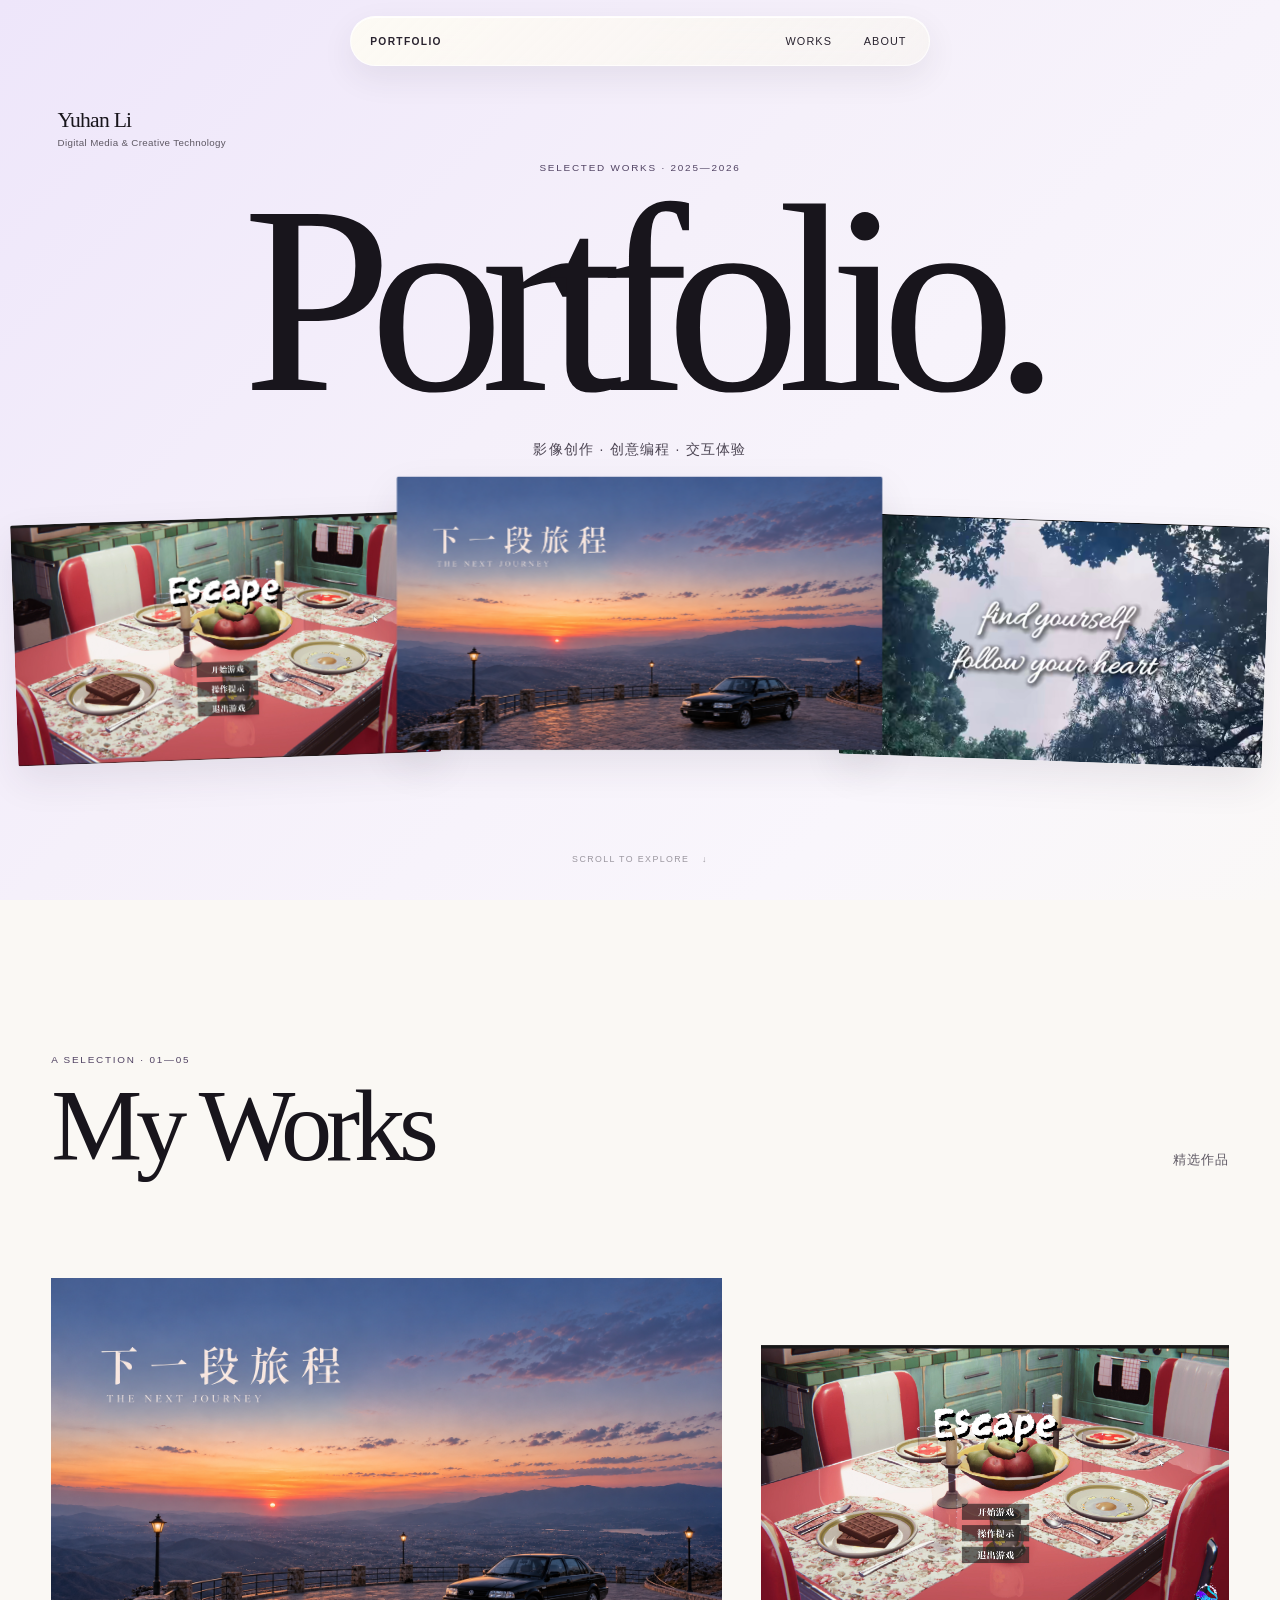
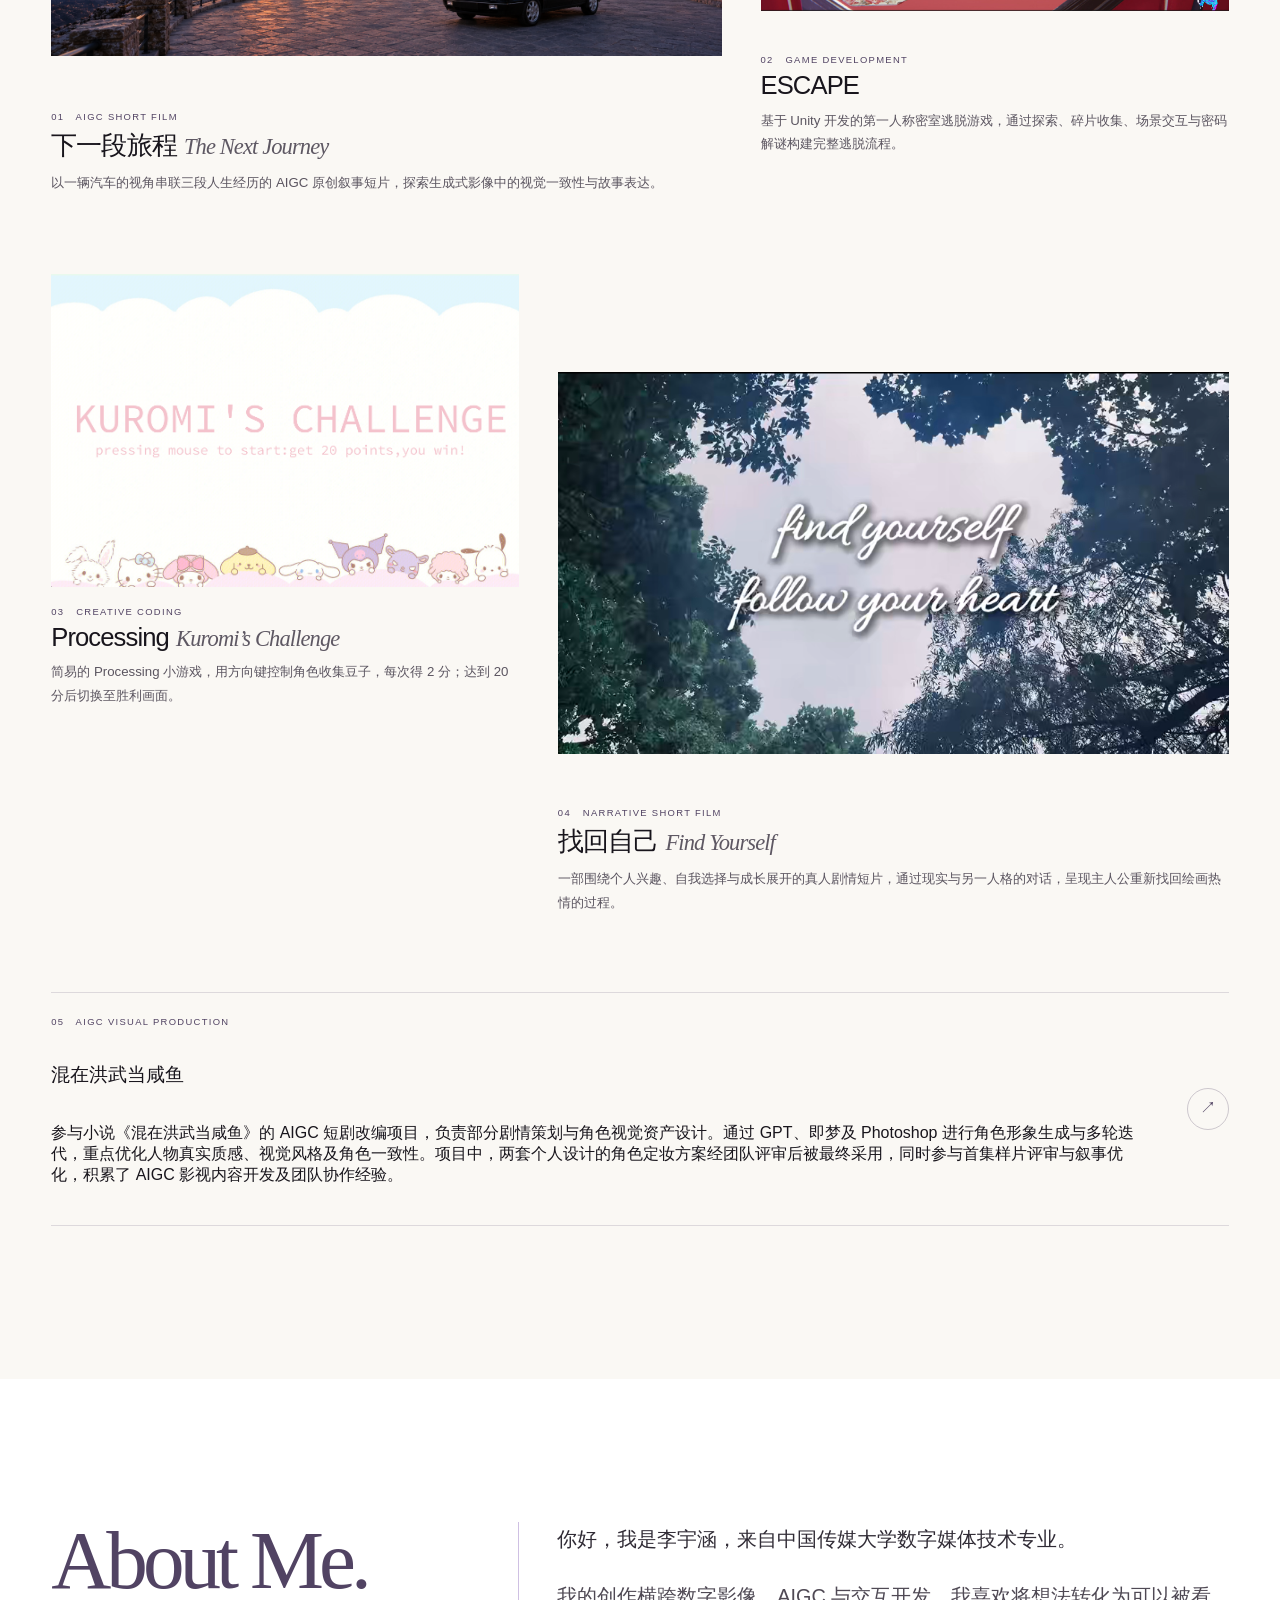
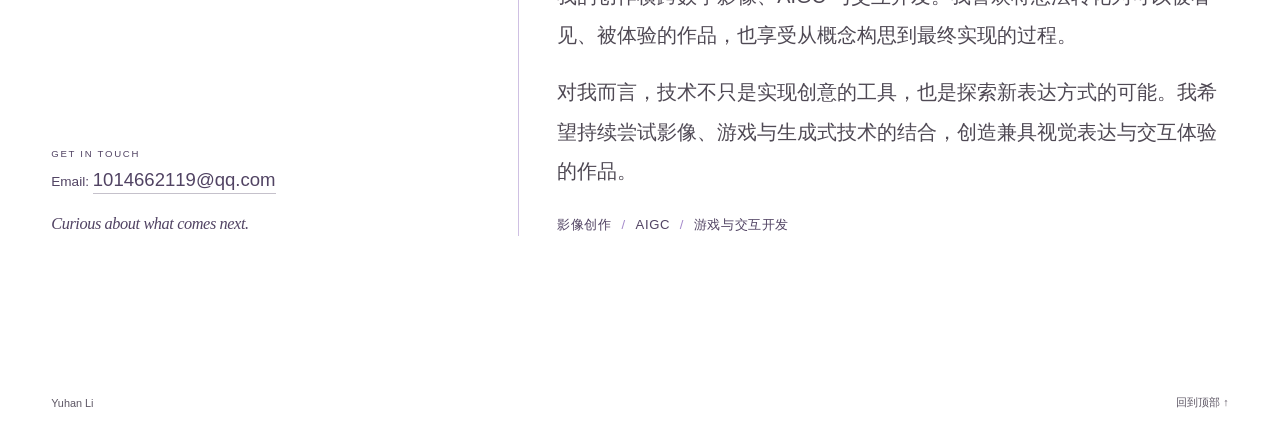
<file: index.html>
<!doctype html>
<html lang="zh-CN">
  <head>
    <meta charset="utf-8" />
    <meta name="viewport" content="width=device-width,initial-scale=1" />
    <meta name="theme-color" content="#eee6fa" />
    <meta name="description" content="Yuhan Li 的个人作品集：视觉叙事、创意编程与交互体验。" />
    <title>Yuhan Li — Portfolio</title>
    <link rel="stylesheet" href="styles.css" />
    <link rel="stylesheet" href="portfolio-home.css" />
  </head>
  <body class="portfolio-home">
    <a class="skip" href="#works">跳到精选作品</a>
    <header class="glass-nav home-nav" id="home-nav">
      <a class="home-wordmark" href="#top">PORTFOLIO</a>
      <nav aria-label="首页导航">
        <a href="#works">WORKS</a>
        <a href="#about">ABOUT</a>
      </nav>
    </header>

    <main id="top">
      <section class="home-hero" aria-labelledby="portfolio-title">
        <div class="home-signature">
          <span>Yuhan Li</span>
          <small>Digital Media &amp; Creative Technology</small>
        </div>

        <div class="hero-center">
          <p class="hero-overline">SELECTED WORKS · 2025—2026</p>
          <h1 id="portfolio-title">Portfolio.</h1>
          <p class="hero-description">影像创作 · 创意编程 · 交互体验</p>
          <div class="hero-collage" id="hero-collage" aria-label="代表作品封面"></div>
        </div>
        <a class="hero-scroll" href="#works"><span>SCROLL TO EXPLORE</span><span aria-hidden="true">↓</span></a>
      </section>

      <section class="home-works" id="works" aria-labelledby="works-title">
        <div class="home-shell">
          <header class="works-heading">
            <div>
              <p class="section-overline">A SELECTION · 01—05</p>
              <h2 id="works-title">My Works</h2>
            </div>
            <p>精选作品</p>
          </header>
          <div class="works-grid" id="works-grid"></div>
        </div>
      </section>

      <section class="home-about" id="about" aria-labelledby="about-title">
        <div class="home-shell about-layout">
          <header>
            <h2 id="about-title">About Me.</h2>
            <div class="about-contact" id="about-contact">
              <p class="contact-label">GET IN TOUCH</p>
              <p class="contact-email">Email: <a href="mailto:1014662119@qq.com">1014662119@qq.com</a></p>
              <p class="about-en">Curious about what comes next.</p>
            </div>
          </header>
          <div class="about-copy">
            <div class="about-intro">
              <p>你好，我是李宇涵，来自中国传媒大学数字媒体技术专业。</p>
              <p>我的创作横跨数字影像、AIGC 与交互开发。我喜欢将想法转化为可以被看见、被体验的作品，也享受从概念构思到最终实现的过程。</p>
              <p>对我而言，技术不只是实现创意的工具，也是探索新表达方式的可能。我希望持续尝试影像、游戏与生成式技术的结合，创造兼具视觉表达与交互体验的作品。</p>
            </div>
            <p class="about-directions">影像创作 <span>/</span> AIGC <span>/</span> 游戏与交互开发</p>
          </div>
        </div>
      </section>
    </main>

    <footer class="home-footer">
      <span>Yuhan Li</span>
      <a href="#top" aria-label="回到页面顶部">回到顶部 ↑</a>
    </footer>

    <dialog class="work-dialog" id="hongwu-dialog" aria-labelledby="hongwu-title">
      <div class="dialog-surface">
        <button class="glass-btn dialog-close" type="button" data-close-dialog aria-label="关闭项目介绍">×</button>
        <p class="dialog-category">AIGC VISUAL PRODUCTION</p>
        <h2 id="hongwu-title">混在洪武当咸鱼</h2>
        <div class="dialog-copy">
          <p>参与小说《混在洪武当咸鱼》的 AIGC 短剧改编项目，负责部分剧情策划与角色视觉资产设计。通过 GPT、即梦及 Photoshop 进行角色形象生成与多轮迭代，重点优化人物真实质感、视觉风格及角色一致性。</p>
          <p>项目中，两套个人设计的角色定妆方案经团队评审后被最终采用，同时参与首集样片评审与叙事优化，积累了 AIGC 影视内容开发及团队协作经验。</p>
        </div>
        <p class="dialog-disclaimer">项目内容暂不公开展示。</p>
      </div>
    </dialog>

    <script src="portfolio-home.js" defer></script>
  </body>
</html>
</file>
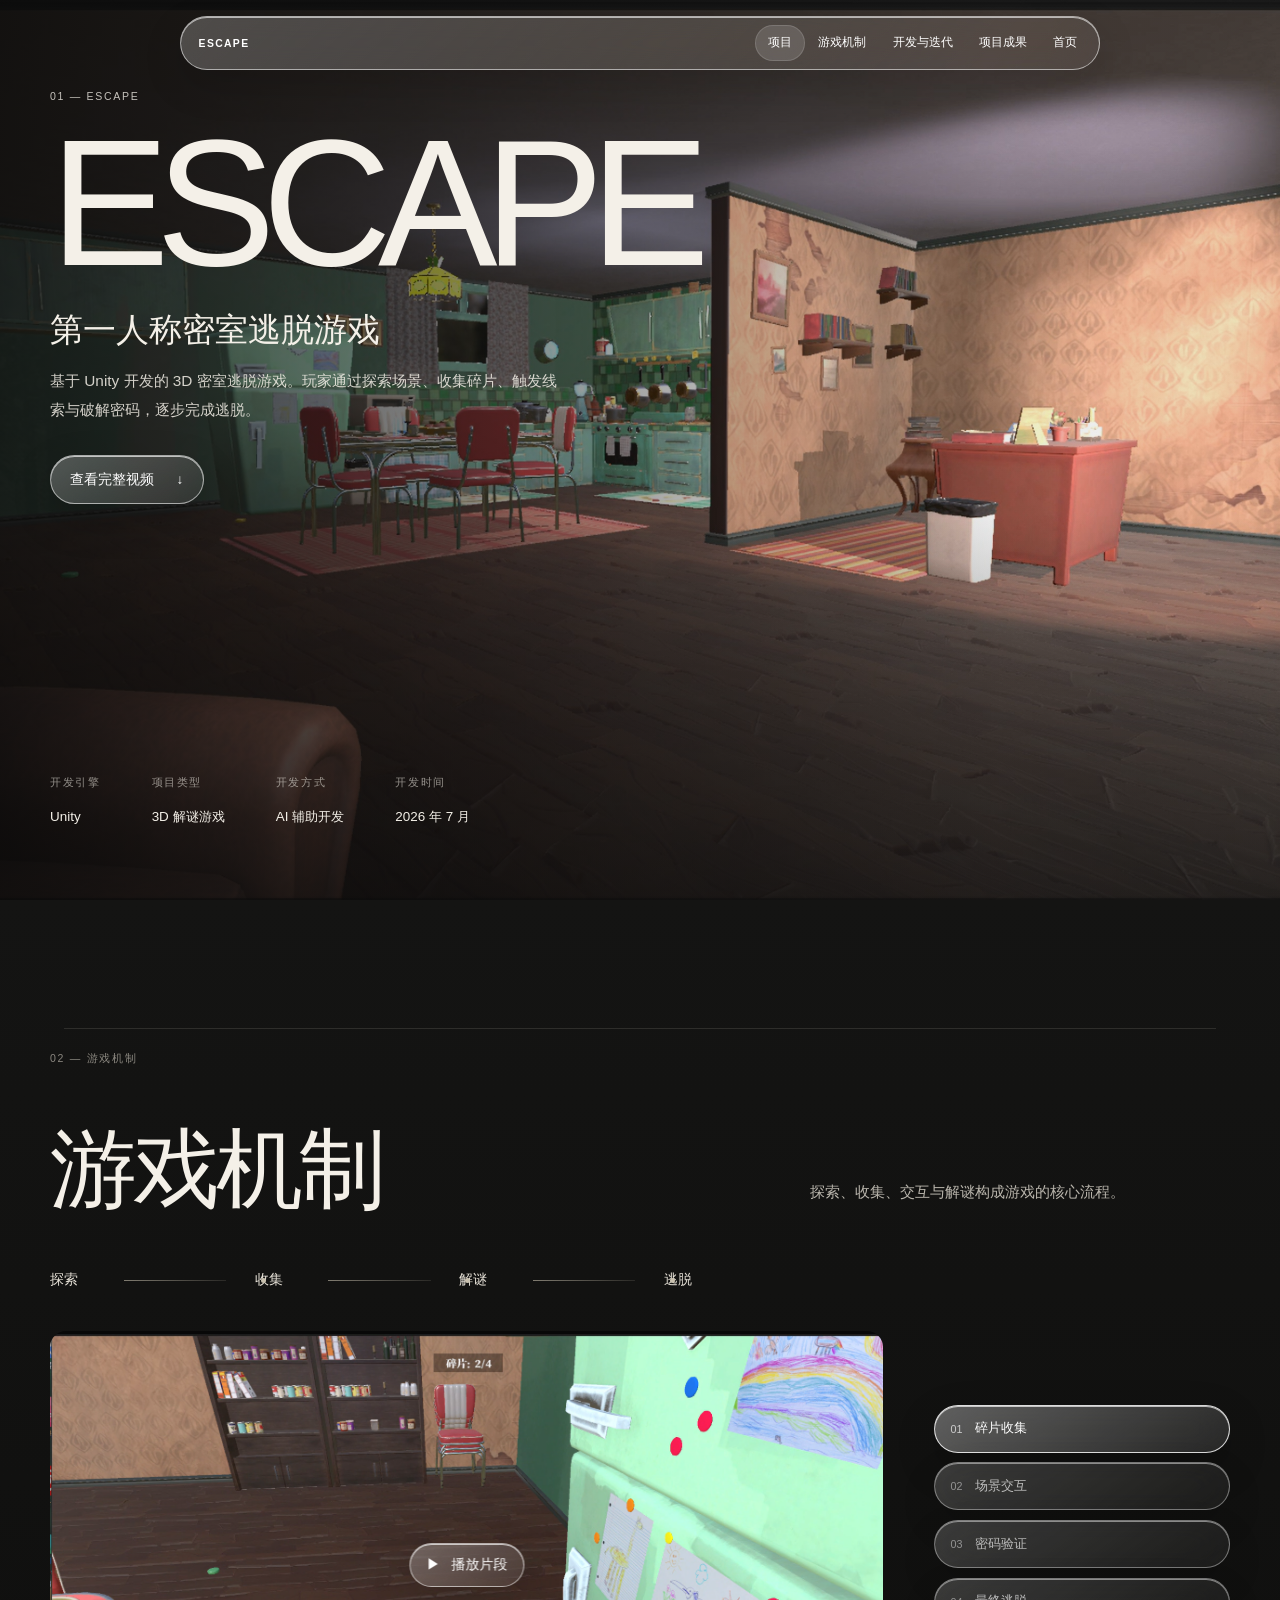
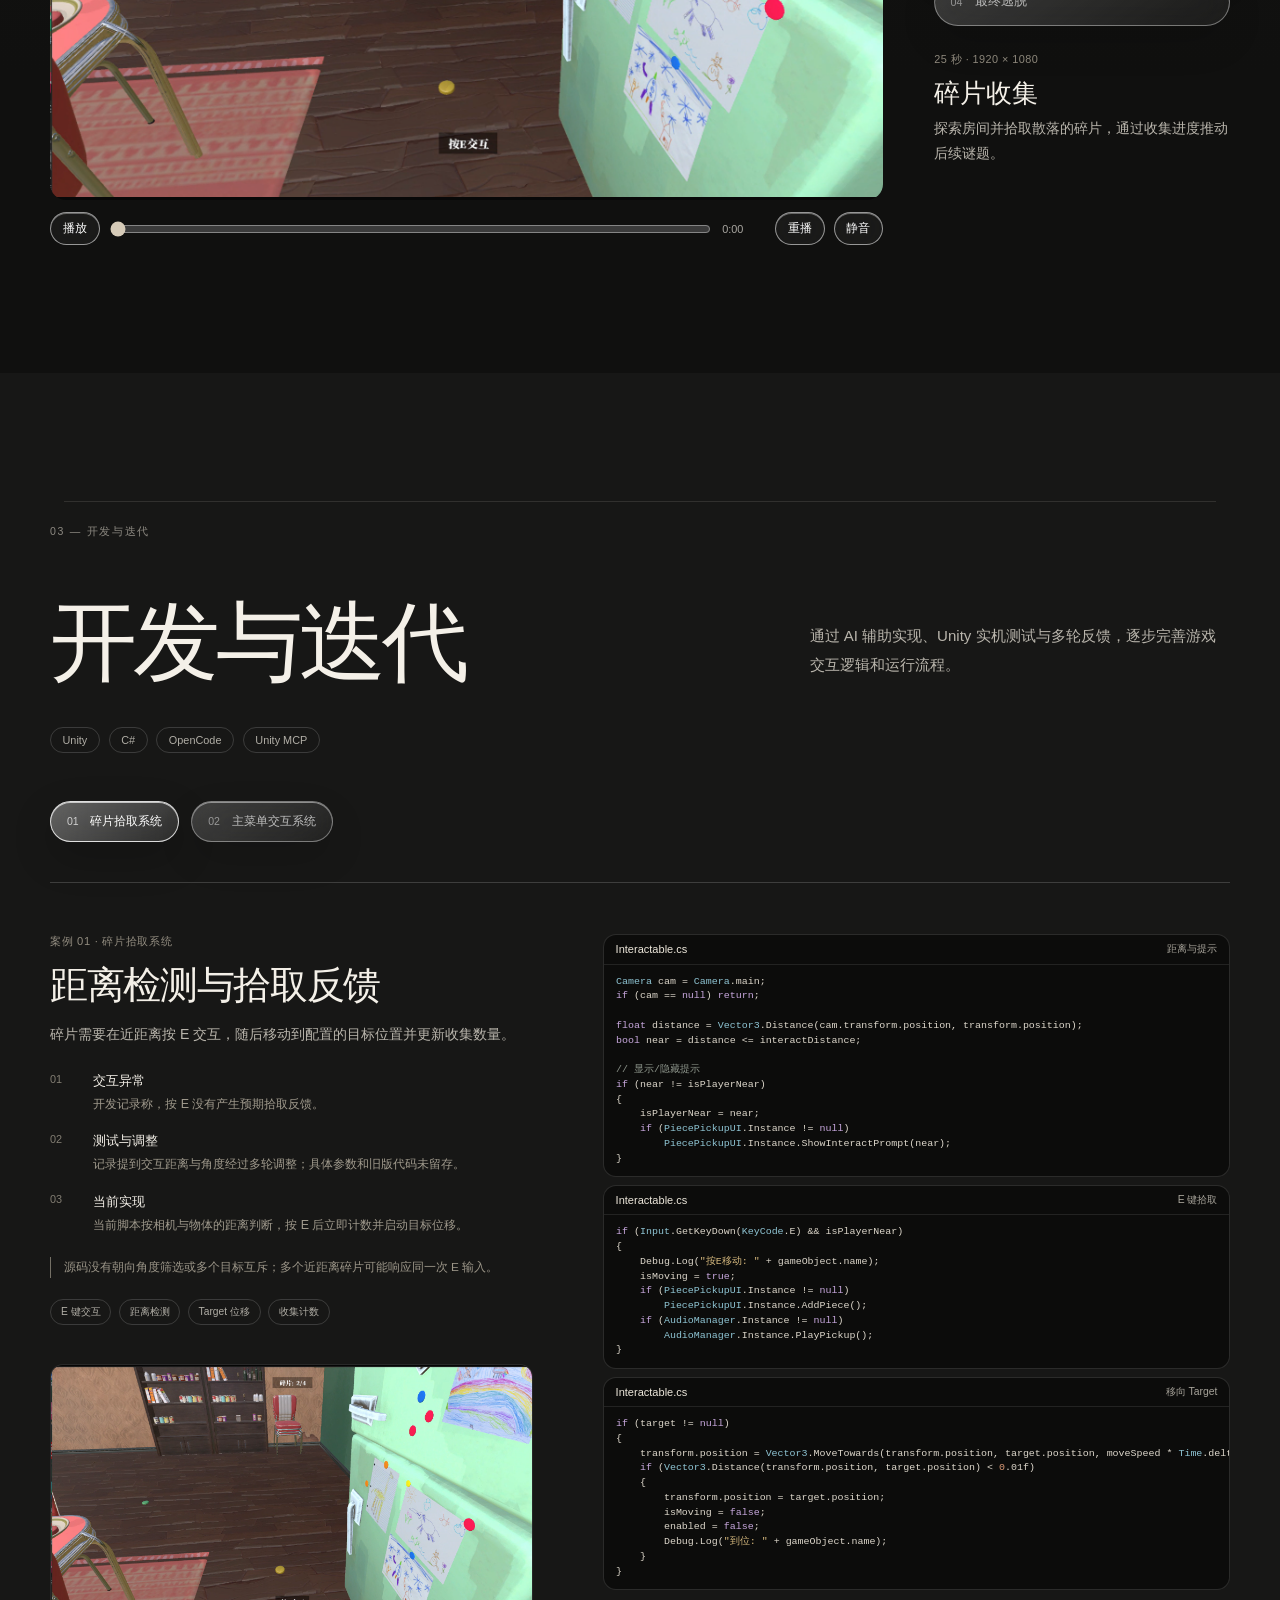
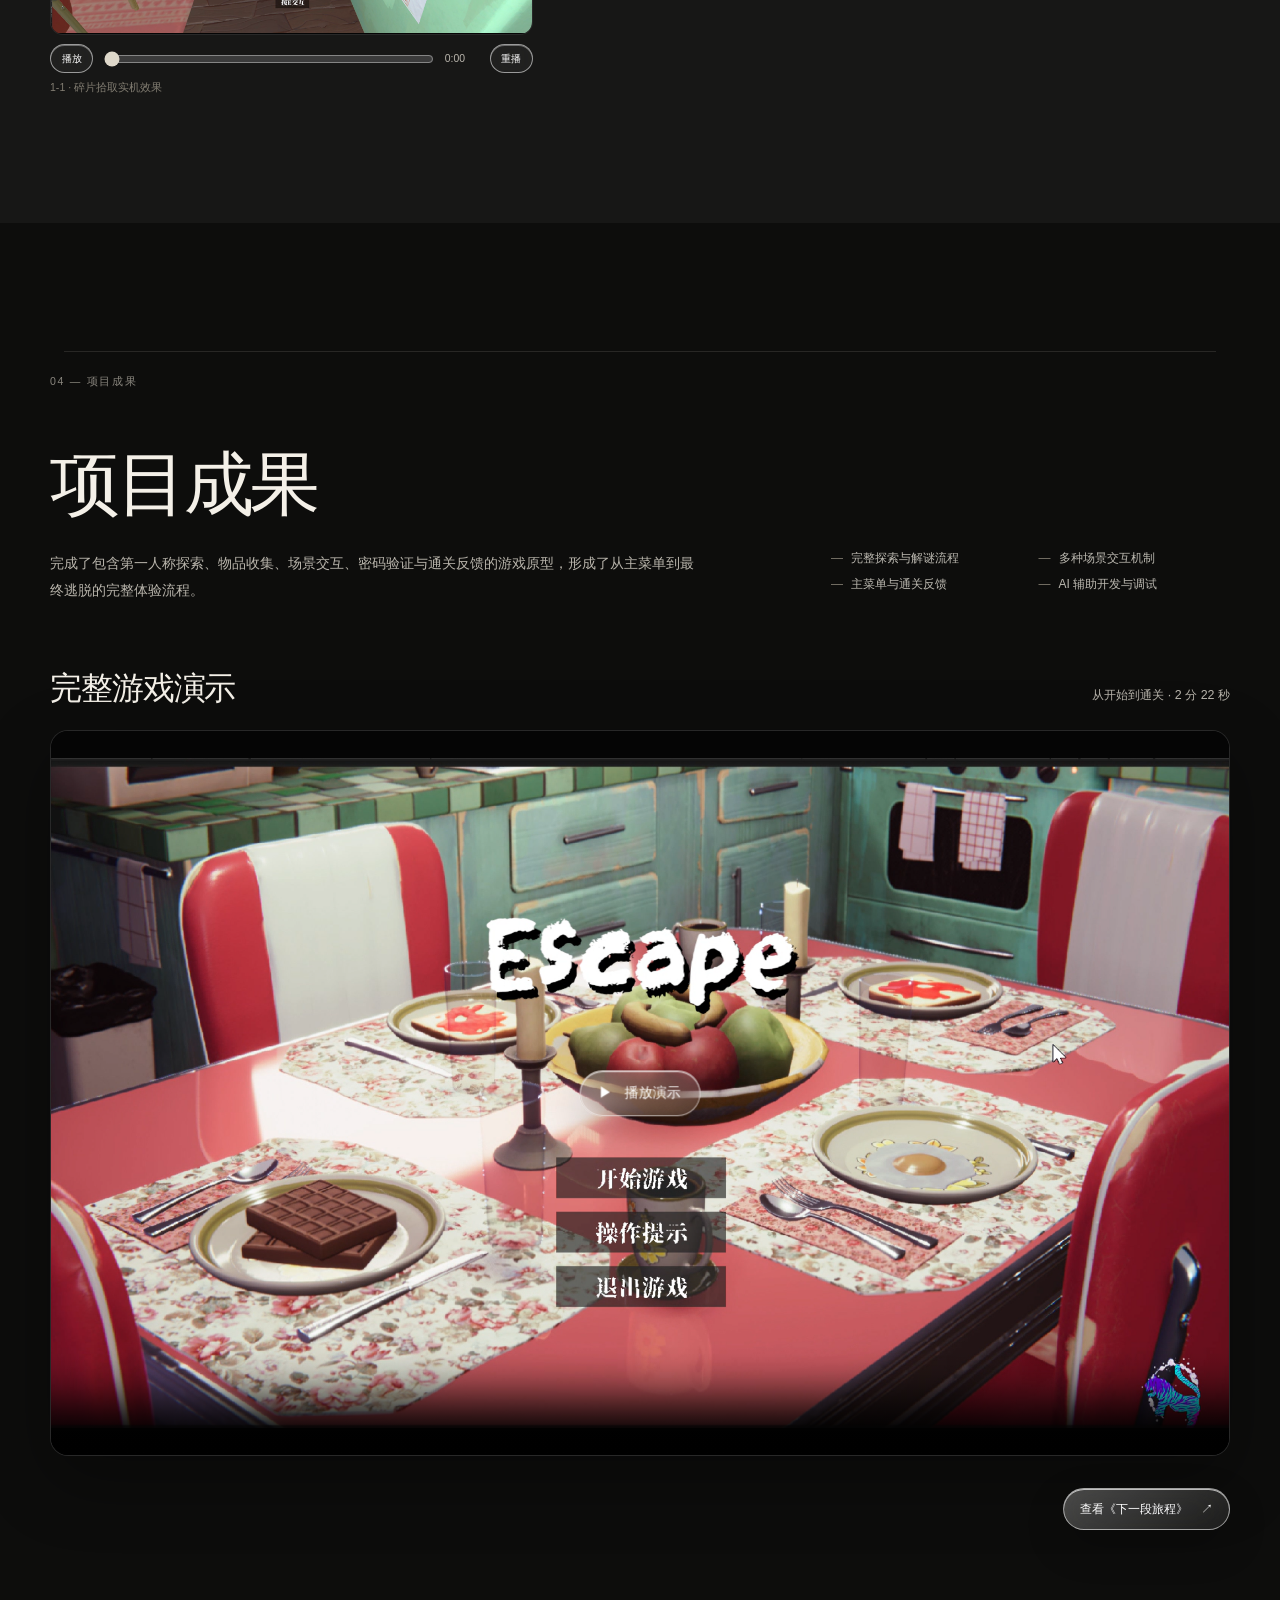
<file: escape.html>
<!doctype html>
<html lang="zh-CN">
  <head>
    <meta charset="utf-8" />
    <meta name="viewport" content="width=device-width,initial-scale=1" />
    <meta name="theme-color" content="#10100f" />
    <meta
      name="description"
      content="Escape：基于 Unity 开发的第一人称密室逃脱游戏，呈现游戏机制、开发迭代与完整实机演示。"
    />
    <title>ESCAPE｜Unity 第一人称密室逃脱</title>
    <link rel="stylesheet" href="styles.css" />
    <link rel="stylesheet" href="escape.css" />
  </head>
  <body class="escape-page">
    <a class="skip" href="#intro">跳到正文</a>
    <header class="glass-nav escape-nav" id="nav">
      <a class="escape-brand" href="index.html" aria-label="返回 Portfolio 首页">ESCAPE</a>
      <nav aria-label="页面导航">
        <a href="#intro" aria-current="location">项目</a>
        <a href="#gameplay">游戏机制</a>
        <a href="#development">开发与迭代</a>
        <a href="#result">项目成果</a>
        <a href="index.html">首页</a>
      </nav>
    </header>

    <main id="top">
      <section class="escape-intro" id="intro" data-tone="dark" aria-labelledby="intro-title">
        <div class="escape-hero">
          <img
            src="assets/escape/room-overview.png"
            alt="Escape 游戏内客厅与厨房全景"
            fetchpriority="high"
          />
          <div class="escape-shade"></div>
          <div class="escape-hero-copy shell">
            <p class="eyebrow">01 — ESCAPE</p>
            <h1 id="intro-title">ESCAPE</h1>
            <h2>第一人称密室逃脱游戏</h2>
            <p class="escape-lead">
              基于 Unity 开发的 3D 密室逃脱游戏。玩家通过探索场景、收集碎片、触发线索与破解密码，逐步完成逃脱。
            </p>
            <a class="glass-btn escape-cta" href="#full-demo">
              <span>查看完整视频</span><span aria-hidden="true">↓</span>
            </a>
            <dl class="escape-meta" aria-label="项目信息">
              <div><dt>开发引擎</dt><dd>Unity</dd></div>
              <div><dt>项目类型</dt><dd>3D 解谜游戏</dd></div>
              <div><dt>开发方式</dt><dd>AI 辅助开发</dd></div>
              <div><dt>开发时间</dt><dd>2026 年 7 月</dd></div>
            </dl>
          </div>
        </div>

      </section>

      <section class="escape-section escape-gameplay" id="gameplay" data-tone="dark" aria-labelledby="gameplay-title">
        <div class="shell">
          <header class="escape-heading">
            <p class="kicker"><span>02 — 游戏机制</span></p>
            <div class="escape-heading-row">
              <h2 id="gameplay-title">游戏机制</h2>
              <p>探索、收集、交互与解谜构成游戏的核心流程。</p>
            </div>
            <ol class="journey-line" aria-label="游戏流程：探索、收集、解谜、逃脱">
              <li>探索</li><li>收集</li><li>解谜</li><li>逃脱</li>
            </ol>
          </header>

          <div class="gameplay-layout">
            <div class="clip-viewer">
              <div class="clip-frame">
                <video
                  id="clip-video"
                  muted
                  playsinline
                  preload="none"
                  poster="assets/escape/collect-poster.png"
                  aria-label="当前游戏机制演示视频"
                ></video>
                <button class="glass-btn clip-play" id="clip-play" type="button" aria-label="播放当前机制片段">
                  <span aria-hidden="true">▶</span><span>播放片段</span>
                </button>
              </div>
              <div class="clip-controls" aria-label="机制视频控制">
                <button class="glass-btn glass-btn--quiet" id="clip-toggle" type="button">播放</button>
                <input id="clip-progress" type="range" min="0" max="1000" value="0" aria-label="视频进度" />
                <span class="clip-time" id="clip-time">0:00</span>
                <button class="glass-btn glass-btn--quiet" id="clip-replay" type="button">重播</button>
                <button class="glass-btn glass-btn--quiet" id="clip-mute" type="button" aria-pressed="true">静音</button>
              </div>
            </div>

            <aside class="clip-info">
              <div class="clip-tabs" role="tablist" aria-label="选择游戏机制视频">
                <button class="glass-btn clip-tab" id="tab-collect" type="button" role="tab" aria-selected="true" aria-controls="clip-video" data-clip="collect">
                  <span>01</span><span>碎片收集</span>
                </button>
                <button class="glass-btn clip-tab" id="tab-interact" type="button" role="tab" aria-selected="false" aria-controls="clip-video" data-clip="interact" tabindex="-1">
                  <span>02</span><span>场景交互</span>
                </button>
                <button class="glass-btn clip-tab" id="tab-password" type="button" role="tab" aria-selected="false" aria-controls="clip-video" data-clip="password" tabindex="-1">
                  <span>03</span><span>密码验证</span>
                </button>
                <button class="glass-btn clip-tab" id="tab-escape" type="button" role="tab" aria-selected="false" aria-controls="clip-video" data-clip="escape" tabindex="-1">
                  <span>04</span><span>最终逃脱</span>
                </button>
              </div>
              <div class="clip-caption" aria-live="polite">
                <p class="clip-duration" id="clip-duration">25 秒 · 1920 × 1080</p>
                <h3 id="clip-title">碎片收集</h3>
                <p id="clip-description">
                  探索房间并拾取散落的碎片，通过收集进度推动后续谜题。
                </p>
              </div>
            </aside>
          </div>
        </div>
      </section>

      <section class="escape-section escape-development" id="development" data-tone="dark" aria-labelledby="development-title">
        <div class="shell">
          <header class="escape-heading">
            <p class="kicker"><span>03 — 开发与迭代</span></p>
            <div class="escape-heading-row">
              <h2 id="development-title">开发与迭代</h2>
              <p>通过 AI 辅助实现、Unity 实机测试与多轮反馈，逐步完善游戏交互逻辑和运行流程。</p>
            </div>
          </header>

          <ul class="tech-tags" aria-label="开发工具">
            <li>Unity</li><li>C#</li><li>OpenCode</li><li>Unity MCP</li>
          </ul>

          <div class="case-switcher" role="tablist" aria-label="选择开发案例">
            <button class="glass-btn case-tab is-selected" id="case-tab-pickup" type="button" role="tab" aria-selected="true" aria-controls="case-pickup">
              <span>01</span>碎片拾取系统
            </button>
            <button class="glass-btn case-tab" id="case-tab-menu" type="button" role="tab" aria-selected="false" aria-controls="case-menu" tabindex="-1">
              <span>02</span>主菜单交互系统
            </button>
          </div>

          <article class="case-panel" id="case-pickup" role="tabpanel" aria-labelledby="case-tab-pickup">
            <div class="case-layout">
              <div class="case-story">
                <p class="case-index">案例 01 · 碎片拾取系统</p>
                <h3>距离检测与拾取反馈</h3>
                <p class="case-intro">碎片需要在近距离按 E 交互，随后移动到配置的目标位置并更新收集数量。</p>
                <ol class="iteration-steps">
                  <li><span>01</span><div><b>交互异常</b><p>开发记录称，按 E 没有产生预期拾取反馈。</p></div></li>
                  <li><span>02</span><div><b>测试与调整</b><p>记录提到交互距离与角度经过多轮调整；具体参数和旧版代码未留存。</p></div></li>
                  <li><span>03</span><div><b>当前实现</b><p>当前脚本按相机与物体的距离判断，按 E 后立即计数并启动目标位移。</p></div></li>
                </ol>
                <p class="case-caveat">源码没有朝向角度筛选或多个目标互斥；多个近距离碎片可能响应同一次 E 输入。</p>
                <ul class="case-tags" aria-label="碎片拾取技术点">
                  <li>E 键交互</li><li>距离检测</li><li>Target 位移</li><li>收集计数</li>
                </ul>
                <div class="case-inline-media">
                  <video class="case-inline-video" playsinline preload="none" poster="assets/escape/collect-poster.png" aria-label="碎片拾取系统实机演示">
                    <source src="assets/escape/1-1.mp4" type="video/mp4" />
                    当前浏览器无法播放此视频。
                  </video>
                  <div class="case-video-controls" aria-label="碎片拾取视频控制">
                    <button class="glass-btn glass-btn--quiet" type="button" data-video-toggle>播放</button>
                    <input type="range" min="0" max="1000" value="0" aria-label="碎片拾取视频进度" data-video-progress />
                    <span class="case-video-time" data-video-time>0:00</span>
                    <button class="glass-btn glass-btn--quiet" type="button" data-video-replay>重播</button>
                  </div>
                  <p class="case-video-caption">1-1 · 碎片拾取实机效果</p>
                </div>
              </div>

              <div class="case-evidence">
                <div class="code-samples">
                  <section class="code-sample">
                    <div class="code-heading"><span>Interactable.cs</span><span>距离与提示</span></div>
                    <pre><code class="csharp-code">Camera cam = Camera.main;
if (cam == null) return;

float distance = Vector3.Distance(cam.transform.position, transform.position);
bool near = distance &lt;= interactDistance;

// 显示/隐藏提示
if (near != isPlayerNear)
{
    isPlayerNear = near;
    if (PiecePickupUI.Instance != null)
        PiecePickupUI.Instance.ShowInteractPrompt(near);
}</code></pre>
                  </section>
                  <section class="code-sample">
                    <div class="code-heading"><span>Interactable.cs</span><span>E 键拾取</span></div>
                    <pre><code class="csharp-code">if (Input.GetKeyDown(KeyCode.E) &amp;&amp; isPlayerNear)
{
    Debug.Log("按E移动: " + gameObject.name);
    isMoving = true;
    if (PiecePickupUI.Instance != null)
        PiecePickupUI.Instance.AddPiece();
    if (AudioManager.Instance != null)
        AudioManager.Instance.PlayPickup();
}</code></pre>
                  </section>
                  <section class="code-sample">
                    <div class="code-heading"><span>Interactable.cs</span><span>移向 Target</span></div>
                    <pre><code class="csharp-code">if (target != null)
{
    transform.position = Vector3.MoveTowards(transform.position, target.position, moveSpeed * Time.deltaTime);
    if (Vector3.Distance(transform.position, target.position) &lt; 0.01f)
    {
        transform.position = target.position;
        isMoving = false;
        enabled = false;
        Debug.Log("到位: " + gameObject.name);
    }
}</code></pre>
                  </section>
                </div>
              </div>
            </div>
          </article>

          <article class="case-panel" id="case-menu" role="tabpanel" aria-labelledby="case-tab-menu" hidden>
            <div class="case-layout">
              <div class="case-story">
                <p class="case-index">案例 02 · 主菜单交互系统</p>
                <h3>按钮事件与启动时序</h3>
                <p class="case-intro">从主菜单进入游戏后，关闭菜单、启用过渡并显示操作提示。</p>
                <ol class="iteration-steps">
                  <li><span>01</span><div><b>按钮失效</b><p>开发记录称，开始按钮点击后没有响应。</p></div></li>
                  <li><span>02</span><div><b>测试与调整</b><p>记录只说明经过多轮修改后成功，没有指出 FadePanel 遮挡是否为原因。</p></div></li>
                  <li><span>03</span><div><b>当前实现</b><p>MainMenu 回调触发启动标记；GameInit 在标记置位后才执行主要场景初始化。</p></div></li>
                </ol>
                <p class="case-caveat">GameInit.Start() 仍会在场景载入时运行；初始 FadePanel 状态与遮挡关系需场景配置才能确认。</p>
                <ul class="case-tags" aria-label="主菜单技术点">
                  <li>按钮事件</li><li>UI 状态</li><li>启动门控</li>
                </ul>
                <div class="case-inline-media">
                  <video class="case-inline-video" playsinline preload="none" poster="assets/escape/main-menu.png" aria-label="主菜单交互系统实机演示">
                    <source src="assets/escape/5-1.mp4" type="video/mp4" />
                    当前浏览器无法播放此视频。
                  </video>
                  <div class="case-video-controls" aria-label="主菜单交互视频控制">
                    <button class="glass-btn glass-btn--quiet" type="button" data-video-toggle>播放</button>
                    <input type="range" min="0" max="1000" value="0" aria-label="主菜单交互视频进度" data-video-progress />
                    <span class="case-video-time" data-video-time>0:00</span>
                    <button class="glass-btn glass-btn--quiet" type="button" data-video-replay>重播</button>
                  </div>
                  <p class="case-video-caption">5-1 · 主菜单启动实机效果</p>
                </div>
              </div>

              <div class="case-evidence">
                <div class="code-samples">
                  <section class="code-sample">
                    <div class="code-heading"><span>MainMenu.cs</span><span>按钮监听</span></div>
                    <pre><code class="csharp-code">Cursor.lockState = CursorLockMode.None;
Cursor.visible = true;
Time.timeScale = 1f;

if (startButton != null) startButton.onClick.AddListener(OnStartGame);
if (helpButton != null) helpButton.onClick.AddListener(OnShowHelp);
if (quitButton != null) quitButton.onClick.AddListener(OnQuitGame);
if (closeButton != null) closeButton.onClick.AddListener(OnHideHelp);</code></pre>
                  </section>
                  <section class="code-sample">
                    <div class="code-heading"><span>MainMenu.cs</span><span>开始游戏回调</span></div>
                    <pre><code class="csharp-code">void OnStartGame()
{
    Debug.Log("点击了开始游戏");
    gameObject.SetActive(false);
    foreach (GameObject go in Resources.FindObjectsOfTypeAll&lt;GameObject&gt;())
    {
        GameInit init = go.GetComponent&lt;GameInit&gt;();
        if (init != null)
        {
            init.StartGame();
            break;
        }
    }
}</code></pre>
                  </section>
                  <section class="code-sample">
                    <div class="code-heading"><span>GameInit.cs</span><span>started 门控</span></div>
                    <pre><code class="csharp-code">if (!started) return;

if (!initialized)
{
    fadePanel = FindByName("FadePanel");
    tipPanel = FindByName("TipPanel");

    if (fadePanel != null &amp;&amp; tipPanel != null)
    {
        initialized = true;
        Init();
    }
    return;
}</code></pre>
                  </section>
                </div>
              </div>
            </div>
          </article>
        </div>
      </section>

      <section class="escape-section escape-result" id="result" data-tone="dark" aria-labelledby="result-title">
        <div class="shell">
          <header class="escape-heading result-heading">
            <p class="kicker"><span>04 — 项目成果</span></p>
            <h2 id="result-title">项目成果</h2>
          </header>
          <div class="result-footer">
            <p>
              完成了包含第一人称探索、物品收集、场景交互、密码验证与通关反馈的游戏原型，形成了从主菜单到最终逃脱的完整体验流程。
            </p>
            <ul class="result-highlights">
              <li>完整探索与解谜流程</li>
              <li>多种场景交互机制</li>
              <li>主菜单与通关反馈</li>
              <li>AI 辅助开发与调试</li>
            </ul>
          </div>
          <section class="full-demo" id="full-demo" aria-labelledby="full-demo-title">
            <div class="full-demo-heading">
              <h3 id="full-demo-title">完整游戏演示</h3>
              <p>从开始到通关 · 2 分 22 秒</p>
            </div>
            <div class="full-demo-frame">
              <video
                id="full-demo-video"
                controls
                playsinline
                preload="none"
                poster="assets/escape/main-menu.png"
                aria-label="Escape 完整游戏演示视频"
              >
                <source src="assets/escape.mp4" type="video/mp4" />
                当前浏览器无法播放此视频。
              </video>
              <button class="glass-btn full-demo-play" id="full-demo-play" type="button" aria-label="播放完整游戏演示">
                <span aria-hidden="true">▶</span><span>播放演示</span>
              </button>
            </div>
          </section>
          <div class="result-actions">
            <a class="glass-btn" href="next-journey.html"><span>查看《下一段旅程》</span><span aria-hidden="true">↗</span></a>
          </div>
        </div>
      </section>
    </main>
    <script src="escape.js" defer></script>
  </body>
</html>
</file>
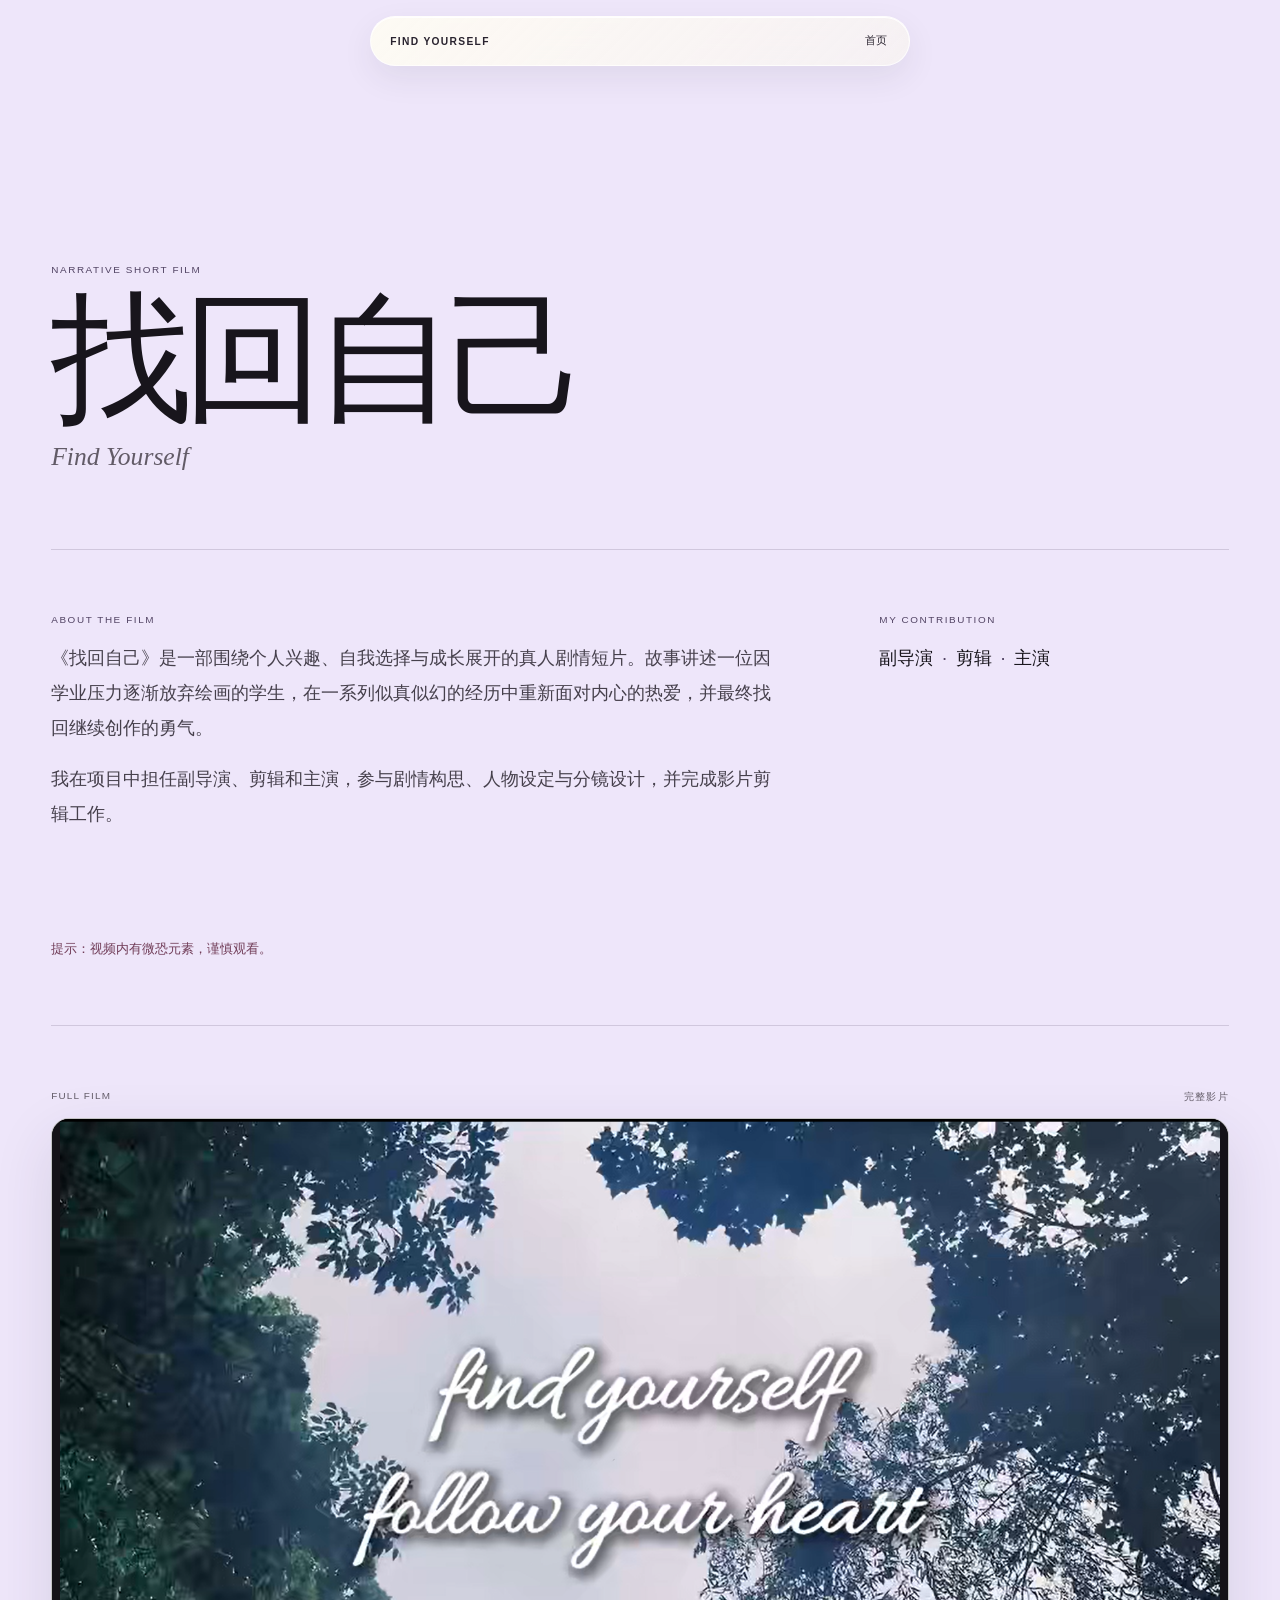
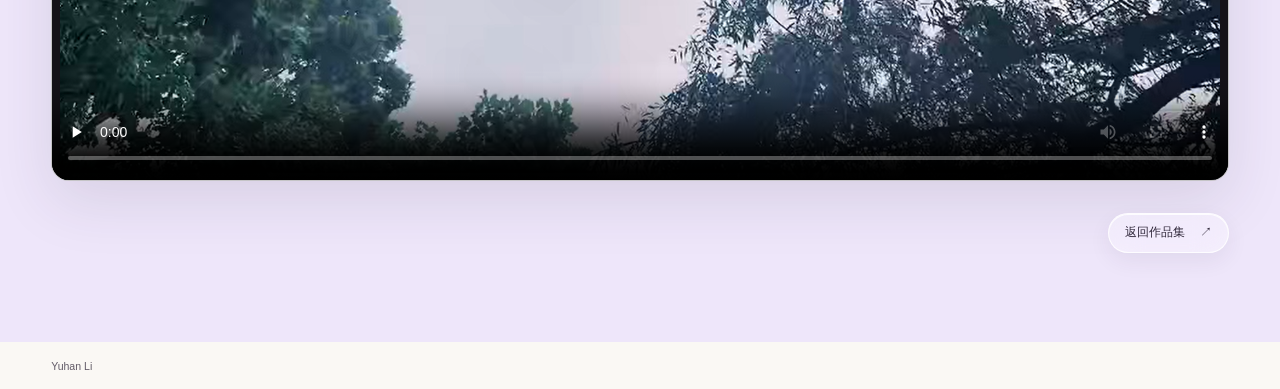
<file: find-yourself.html>
<!doctype html>
<html lang="zh-CN">
  <head>
    <meta charset="utf-8" />
    <meta name="viewport" content="width=device-width,initial-scale=1" />
    <meta name="theme-color" content="#eee6fa" />
    <meta name="description" content="《找回自己》是一部围绕个人兴趣、自我选择与成长展开的真人剧情短片。" />
    <title>找回自己 · Find Yourself — Yuhan Li</title>
    <link rel="stylesheet" href="styles.css" />
    <link rel="stylesheet" href="project-minimal.css" />
  </head>
  <body class="mini-project find-yourself-page">
    <a class="skip" href="#project-content">跳到项目内容</a>
    <header class="glass-nav mini-nav">
      <a href="index.html" aria-label="返回作品集首页">FIND YOURSELF</a>
      <nav aria-label="项目导航"><a href="index.html">首页</a></nav>
    </header>
    <main id="project-content">
      <section class="mini-hero">
        <p class="mini-category">NARRATIVE SHORT FILM</p>
        <h1>找回自己</h1>
        <p class="mini-english">Find Yourself</p>
      </section>
      <section class="mini-description" aria-label="项目简介与参与内容">
        <div>
          <p class="mini-label">ABOUT THE FILM</p>
          <p class="mini-copy">《找回自己》是一部围绕个人兴趣、自我选择与成长展开的真人剧情短片。故事讲述一位因学业压力逐渐放弃绘画的学生，在一系列似真似幻的经历中重新面对内心的热爱，并最终找回继续创作的勇气。</p>
          <p class="mini-copy">我在项目中担任副导演、剪辑和主演，参与剧情构思、人物设定与分镜设计，并完成影片剪辑工作。</p>
        </div>
        <div>
          <p class="mini-label">MY CONTRIBUTION</p>
          <p class="mini-copy mini-roles">副导演 <span>·</span> 剪辑 <span>·</span> 主演</p>
        </div>
        <p class="mini-warning">提示：视频内有微恐元素，谨慎观看。</p>
      </section>
      <section class="mini-film" aria-label="完整影片">
        <div class="mini-film-heading"><span>FULL FILM</span><span>完整影片</span></div>
        <div class="mini-video-frame">
          <video controls playsinline preload="none" poster="assets/home-covers/find-yourself-cover.png" aria-label="《找回自己》完整影片">
            <source src="assets/find-yourself/find-yourself.mp4" type="video/mp4" />
            当前浏览器无法播放此视频。
          </video>
        </div>
      </section>
      <div class="mini-return"><a class="glass-btn" href="index.html#works"><span>返回作品集</span><span aria-hidden="true">↗</span></a></div>
    </main>
    <footer class="mini-footer"><span>Yuhan Li</span></footer>
  </body>
</html>
</file>
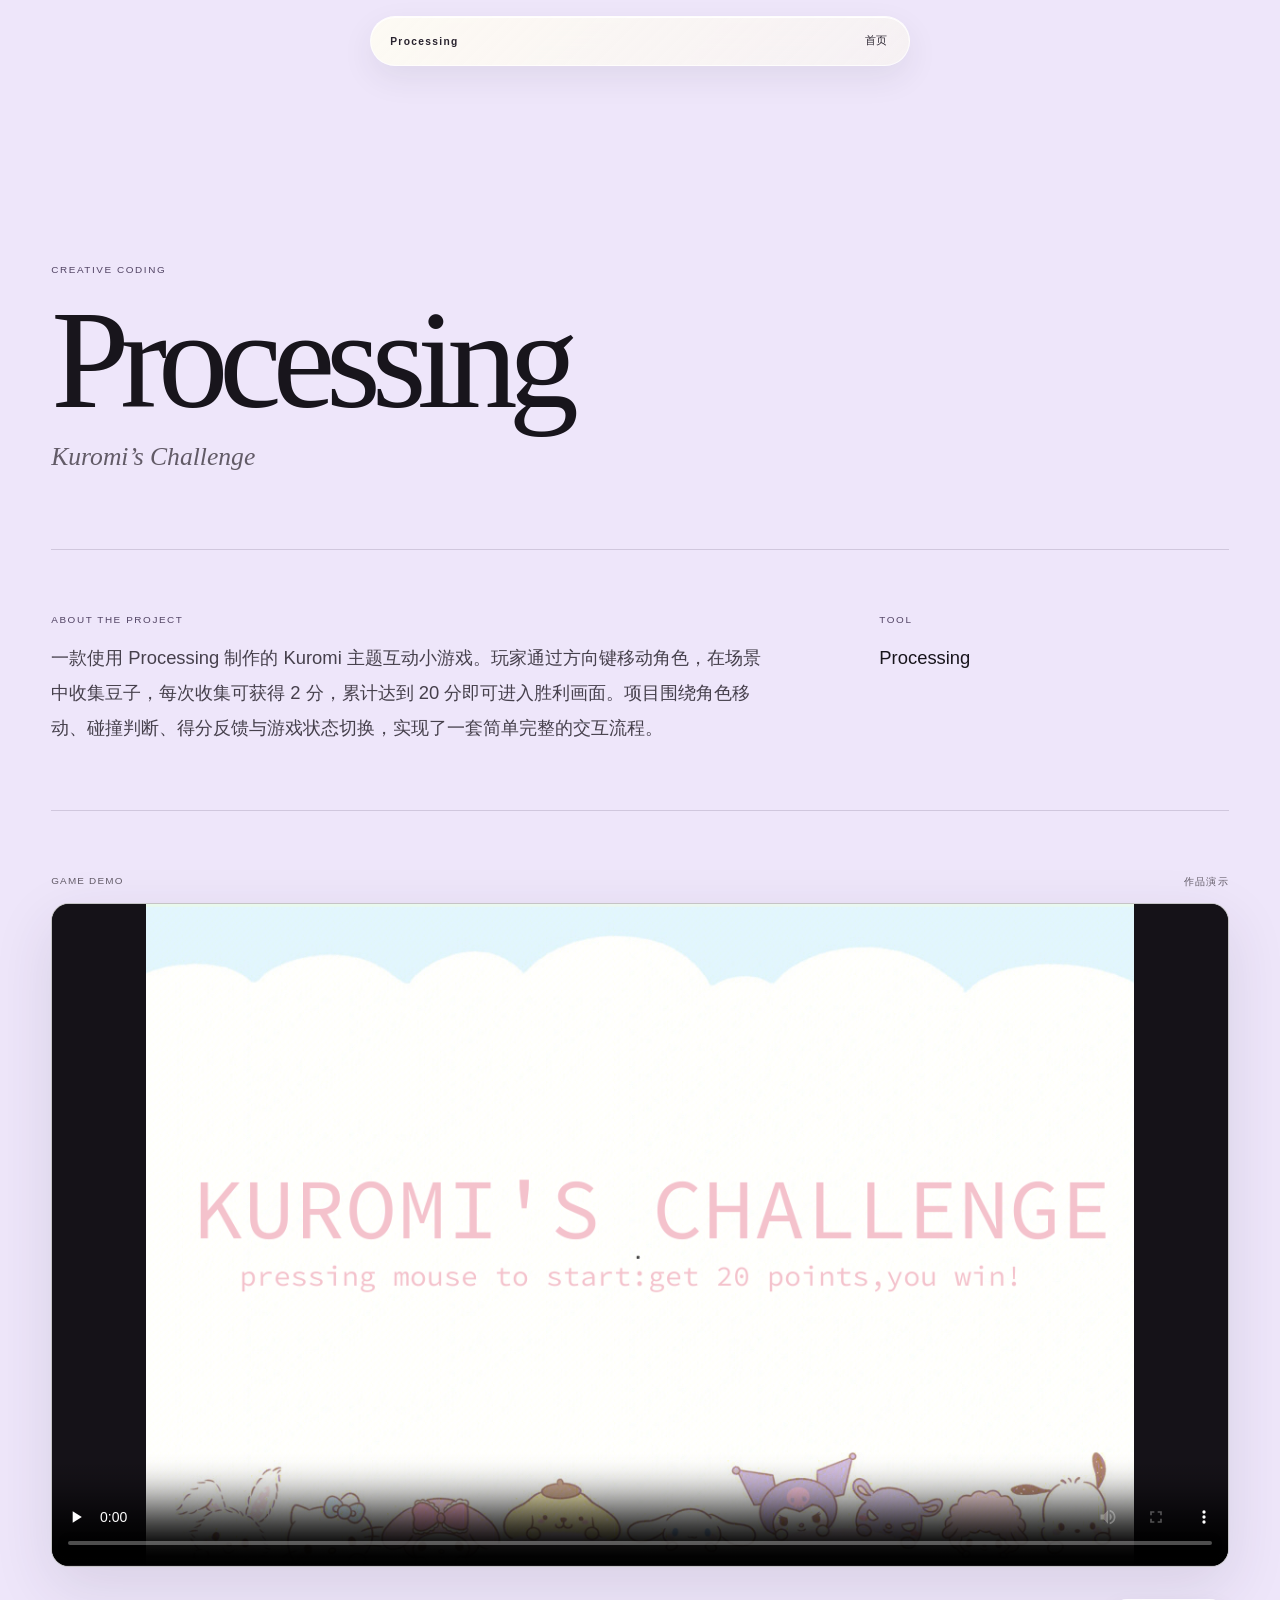
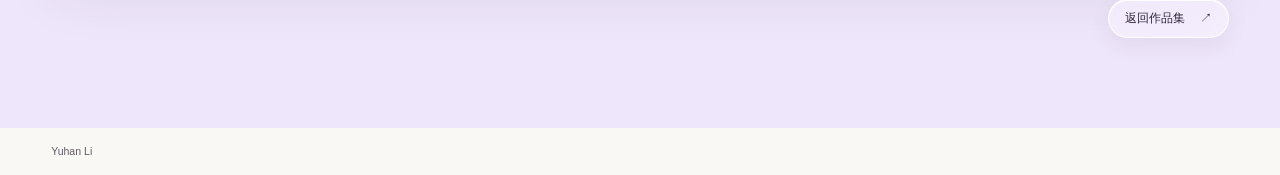
<file: processing.html>
<!doctype html>
<html lang="zh-CN">
  <head>
    <meta charset="utf-8" />
    <meta name="viewport" content="width=device-width,initial-scale=1" />
    <meta name="theme-color" content="#eee6fa" />
    <meta name="description" content="Processing 创意编程作品 Kuromi’s Challenge：键盘操控与碰撞计分小游戏。" />
    <title>Processing · Kuromi’s Challenge — Yuhan Li</title>
    <link rel="stylesheet" href="styles.css" />
    <link rel="stylesheet" href="project-minimal.css" />
  </head>
  <body class="mini-project processing-page">
    <a class="skip" href="#project-content">跳到项目内容</a>
    <header class="glass-nav mini-nav">
      <a href="index.html" aria-label="返回作品集首页">Processing</a>
      <nav aria-label="项目导航"><a href="index.html">首页</a></nav>
    </header>
    <main id="project-content">
      <section class="mini-hero">
        <p class="mini-category">CREATIVE CODING</p>
        <h1>Processing</h1>
        <p class="mini-english">Kuromi’s Challenge</p>
      </section>
      <section class="mini-description" aria-label="项目简介与工具">
        <div>
          <p class="mini-label">ABOUT THE PROJECT</p>
          <p class="mini-copy">一款使用 Processing 制作的 Kuromi 主题互动小游戏。玩家通过方向键移动角色，在场景中收集豆子，每次收集可获得 2 分，累计达到 20 分即可进入胜利画面。项目围绕角色移动、碰撞判断、得分反馈与游戏状态切换，实现了一套简单完整的交互流程。</p>
        </div>
        <div>
          <p class="mini-label">TOOL</p>
          <p class="mini-copy mini-roles">Processing</p>
        </div>
      </section>
      <section class="mini-film" aria-label="游戏演示">
        <div class="mini-film-heading"><span>GAME DEMO</span><span>作品演示</span></div>
        <div class="mini-video-frame">
          <video controls playsinline preload="none" poster="assets/home-covers/processing-cover.png" aria-label="Kuromi’s Challenge 游戏演示">
            <source src="assets/processing/kuromis-challenge.mp4" type="video/mp4" />
            当前浏览器无法播放此视频。
          </video>
        </div>
      </section>
      <div class="mini-return"><a class="glass-btn" href="index.html#works"><span>返回作品集</span><span aria-hidden="true">↗</span></a></div>
    </main>
    <footer class="mini-footer"><span>Yuhan Li</span></footer>
  </body>
</html>
</file>
<file: styles.css>
/* =========================================================
   01 全站变量：颜色、内容宽度、动画速度
   ========================================================= */
:root {
  --paper: #efeee9;
  --ink: #171716;
  --muted: #74736e;
  --line: #17171626;
  --dark: #10100f;
  --warm: #f4f0e8;
  --accent: #9b5d42;
  --shell: min(1180px, calc(100vw - 64px));
  --ease: cubic-bezier(0.22, 0.61, 0.36, 1);
}
* {
  box-sizing: border-box;
}
html {
  scroll-behavior: smooth;
}
body {
  margin: 0;
  background: var(--paper);
  color: var(--ink);
  font-family:
    Inter, "Helvetica Neue", "Noto Sans SC", "Microsoft YaHei", sans-serif;
  -webkit-font-smoothing: antialiased;
}
img,
video {
  display: block;
  width: 100%;
}
a {
  color: inherit;
  text-decoration: none;
}
button {
  font: inherit;
  color: inherit;
}
.shell {
  width: var(--shell);
  margin: auto;
}
.section {
  padding: clamp(90px, 12vw, 180px) 0;
  scroll-margin-top: 80px;
}
.dark {
  color: var(--warm);
  background: var(--dark);
}
.skip {
  position: fixed;
  top: -5rem;
}
.skip:focus {
  top: 1rem;
  z-index: 100;
}
/* =========================================================
   02 顶部 Liquid Glass 导航
   ========================================================= */
.glass-nav {
  position: fixed;
  z-index: 50;
  top: 1rem;
  left: 50%;
  transform: translateX(-50%);
  width: min(92vw, 690px);
  min-height: 54px;
  display: flex;
  align-items: center;
  justify-content: space-between;
  padding: 0.4rem 0.55rem 0.4rem 1.15rem;
  border: 1px solid #ffffff8c;
  border-radius: 999px;
  color: white;
  background: linear-gradient(135deg, #ffffff3b, #ffffff12);
  backdrop-filter: blur(22px) saturate(145%);
  box-shadow:
    0 14px 42px #00000024,
    inset 0 1px #ffffff99;
  transition: 0.35s;
}
.glass-nav.is-light {
  color: var(--ink);
  background: linear-gradient(135deg, #ffffffc7, #ecebe57a);
  border-color: #ffffffd9;
}
.glass-nav > a {
  font-size: 0.65rem;
  font-weight: 700;
  letter-spacing: 0.13em;
}
.glass-nav nav {
  display: flex;
}
.glass-nav nav a {
  padding: 0.62rem 0.8rem;
  border-radius: 999px;
  font-size: 0.74rem;
  transition: 0.25s;
}
.glass-nav nav a:hover {
  background: #ffffff38;
  transform: translateY(-1px);
}
.kicker {
  display: flex;
  align-items: baseline;
  gap: 16px;
  position: relative;
  padding-top: 24px;
  margin-bottom: clamp(52px, 7vw, 96px);
  opacity: 0.82;
}
.kicker::before {
  content: "";
  position: absolute;
  top: 0;
  left: 50%;
  width: min(90vw, 1840px);
  height: 1px;
  background: currentColor;
  opacity: 0.22;
  transform: translateX(-50%);
}
.kicker span,
.kicker b,
.eyebrow {
  font-size: 0.66rem;
  letter-spacing: 0.16em;
}
.reveal {
  opacity: 0;
  transform: translateY(20px);
  transition: 0.7s var(--ease);
}
.reveal.visible {
  opacity: 1;
  transform: none;
}
h1,
h2,
h3 {
  font-weight: 500;
  letter-spacing: 0;
  word-break: keep-all;
}
p,
blockquote {
  margin-top: 0;
}
/* =========================================================
   03 HERO 基础外观：背景、遮罩、按钮材质
   具体位置请修改文件底部的“HERO 精确定位”。
   ========================================================= */
.hero {
  position: relative;
  min-height: 100svh;
  overflow: hidden;
}
.hero > img,
.concept > img,
.ending > img {
  position: absolute;
  inset: 0;
  height: 100%;
  object-fit: cover;
}
.shade {
  position: absolute;
  inset: 0;
  background:
    linear-gradient(90deg, #08080799, #08080722 55%, transparent),
    linear-gradient(0deg, #08080755, transparent 50%);
}
.hero-copy {
  position: relative;
  z-index: 1;
  min-height: 100svh;
  display: flex;
  flex-direction: column;
  justify-content: center;
  align-items: flex-start;
  padding-right: 55%;
  padding-top: 4vh;
}
.hero h1 {
  font-size: clamp(3.6rem, 7vw, 7.8rem);
  line-height: 0.98;
  margin: 0.8rem 0 1rem;
  white-space: nowrap;
}
.hero-en {
  font-size: clamp(0.8rem, 1.2vw, 1.05rem);
  letter-spacing: 0.28em;
  margin-bottom: 3rem;
}
.glass-btn {
  display: flex;
  align-items: center;
  padding: 0.9rem 1.2rem;
  border: 1px solid #ffffff8c;
  border-radius: 999px;
  background: linear-gradient(145deg, #ffffff42, #ffffff12);
  backdrop-filter: blur(20px);
  box-shadow:
    0 15px 42px #0003,
    inset 0 1px #ffffffaa;
  font-size: 0.85rem;
  transition: 0.25s;
}
.glass-btn:hover {
  transform: translateY(-2px);
}
.glass-btn small {
  font-size: 0.52rem;
  letter-spacing: 0.14em;
  opacity: 0.7;
}
/* =========================================================
   04 PROJECT OVERVIEW 项目概览
   ========================================================= */
.overview {
  display: grid;
  grid-template-columns: 1.3fr 0.7fr;
  gap: clamp(60px, 10vw, 150px);
}
.overview h2,
.heading h2 {
  font-size: clamp(3.4rem, 7vw, 7.6rem);
  line-height: 1.04;
  margin: 0 0 3rem;
}
.lead {
  font-size: 1.15rem;
  line-height: 1.9;
  max-width: 600px;
}
.overview dl {
  margin: 0;
  border-top: 1px solid var(--line);
}
.overview dl div {
  padding: 1rem 0;
  border-bottom: 1px solid var(--line);
}
dt {
  font-size: 0.6rem;
  letter-spacing: 0.15em;
  color: var(--muted);
  margin-bottom: 0.5rem;
}
dd {
  margin: 0;
  line-height: 1.65;
}
.overview-img {
  width: 100vw;
  max-width: none;
  margin: clamp(70px, 10vw, 140px) 0 0;
}
.overview-img img {
  width: 100%;
  height: 100svh;
  object-fit: cover;
  object-position: center;
}
/* =========================================================
   05 CREATIVE CONCEPT + NARRATIVE 三段故事
   ========================================================= */
.concept,
.ending {
  position: relative;
  min-height: 100svh;
  display: flex;
  align-items: flex-start;
  overflow: hidden;
}
.concept > .shell {
  position: relative;
  z-index: 1;
  padding-top: 0;
}
.concept h2 {
  font-size: clamp(3rem, 6.5vw, 7rem);
  line-height: 1.08;
  margin: 1.2rem 0 2rem;
}
.concept p:last-child {
  max-width: 540px;
  font-size: 1.05rem;
  line-height: 1.9;
}
.chapters {
  display: grid;
  grid-template-columns: repeat(3, 1fr);
  gap: clamp(24px, 3vw, 42px);
  align-items: start;
}
.chapters article:nth-child(2) {
  padding-top: 0;
}
.chapters article:nth-child(3) {
  padding-top: 0;
}
.chapters img {
  width: 100%;
  aspect-ratio: 3/4;
  object-fit: cover;
  object-position: center;
  margin-bottom: 2rem;
  transition: 0.3s;
}
.chapters article:nth-child(2) img {
  aspect-ratio: 3/4;
  object-position: 34% center;
}
.chapters article:nth-child(3) img {
  object-position: 66% center;
}
.chapters img:hover {
  transform: scale(1.012);
}
.chapters span,
.visual-stage b,
.prompt-assets b,
.before b,
.compare b,
.final-video > b,
.frames b {
  font-size: 0.6rem;
  letter-spacing: 0.15em;
}
.chapters h3 {
  font-size: 2rem;
  margin: 0.8rem 0;
}
.chapters p {
  line-height: 1.8;
  color: #444;
}
.heading {
  display: grid;
  grid-template-columns: 1.5fr 0.7fr;
  gap: 60px;
  align-items: end;
  margin-bottom: clamp(60px, 9vw, 120px);
}
.heading h2 {
  margin: 0;
}
.heading p {
  line-height: 1.8;
}
/* =========================================================
   06 WORKFLOW 横向图片流程
   每个 article 是一个制作阶段。
   ========================================================= */
.workflow-section {
  overflow: hidden;
}
.workflow-carousel {
  position: relative;
  width: 100%;
}
.workflow-track {
  width: min(96vw, 1920px);
  margin-inline: auto;
  display: flex;
  overflow-x: auto;
  overflow-y: hidden;
  border-block: 1px solid var(--line);
  scroll-behavior: smooth;
  scroll-snap-type: x proximity;
  scrollbar-width: none;
  -ms-overflow-style: none;
}
.workflow-track::-webkit-scrollbar {
  display: none;
}
.workflow-track > a {
  flex: 0 0 clamp(280px, 22vw, 360px);
  min-width: 280px;
  min-height: 500px;
  padding: 1.7rem 1.7rem 2rem;
  border-right: 1px solid var(--line);
  scroll-snap-align: start;
  transition:
    opacity 0.22s ease,
    transform 0.22s ease;
}
.workflow-track > a:last-child {
  border-right: 0;
}
.workflow-track > a:hover,
.workflow-track > a:focus-visible {
  opacity: 0.7;
  transform: translateY(-2px);
  outline: none;
}
.workflow-track > a > span {
  display: block;
  margin-bottom: 1.7rem;
  font-size: 0.62rem;
  color: var(--muted);
}
.workflow-track img {
  width: 100%;
  aspect-ratio: 16 / 10;
  object-fit: cover;
  margin-bottom: 2rem;
}
.workflow-track h3 {
  margin: 0 0 0.7rem;
  font-size: clamp(1.5rem, 2vw, 2rem);
}
.workflow-track small {
  font-size: 0.6rem;
  letter-spacing: 0.14em;
  color: var(--muted);
}
.workflow-track p {
  margin: 2rem 0 0;
  font-size: 0.9rem;
  line-height: 1.75;
  color: #66645f;
}
.workflow-arrow {
  position: absolute;
  z-index: 3;
  top: 50%;
  width: 52px;
  height: 52px;
  display: grid;
  place-items: center;
  border: 1px solid rgba(255, 255, 255, 0.75);
  border-radius: 50%;
  color: var(--ink);
  background: rgba(245, 244, 239, 0.72);
  backdrop-filter: blur(18px) saturate(135%);
  -webkit-backdrop-filter: blur(18px) saturate(135%);
  box-shadow: 0 10px 32px rgba(20, 20, 18, 0.14), inset 0 1px rgba(255, 255, 255, 0.8);
  transform: translateY(-50%);
  cursor: pointer;
  transition: opacity 0.2s ease, transform 0.2s ease;
}
.workflow-arrow:hover {
  transform: translateY(-50%) scale(1.04);
}
.workflow-arrow:disabled {
  opacity: 0.25;
  cursor: default;
}
.workflow-arrow--prev {
  left: 1.2vw;
}
.workflow-arrow--next {
  right: 1.2vw;
}
.narrative-intro {
  padding-top: clamp(48px, 6vw, 80px);
  padding-bottom: clamp(24px, 3vw, 40px);
}
/* =========================================================
   07 VISUAL DEVELOPMENT 图片切换区
   ========================================================= */
.tabs {
  display: flex;
  gap: 24px;
  overflow: auto;
  border-bottom: 1px solid var(--line);
}
.tabs button,
.controls button {
  border: 0;
  background: none;
  padding: 1rem 0;
  font-size: 0.64rem;
  letter-spacing: 0.12em;
  cursor: pointer;
  white-space: nowrap;
}
.tabs button[aria-selected="true"] {
  border-bottom: 2px solid;
}
.visual-display {
  transition: 0.25s;
}
.visual-display.switch {
  opacity: 0.2;
  transform: translateY(5px);
}
.visual-stage[hidden] {
  display: none;
}
.visual-stage--three {
  display: grid;
  grid-template-columns: 1fr auto 1.25fr auto 1.65fr;
  gap: 20px;
  align-items: center;
  padding: 55px 0 25px;
}
.visual-stage figure {
  margin: 0;
}
.visual-stage b {
  display: block;
  margin-bottom: 0.8rem;
}
.visual-stage img {
  aspect-ratio: 4/3;
  object-fit: cover;
}
.visual-stage i {
  font-style: normal;
  color: var(--muted);
}
.visual-stage--pairs {
  padding: 36px 0 25px;
}
.visual-pair {
  display: grid;
  grid-template-columns: minmax(0, 1fr) 48px minmax(0, 1.35fr);
  gap: 24px;
  align-items: center;
  padding: 24px 0;
  border-top: 1px solid var(--line);
}
.visual-pair:first-child {
  border-top: 0;
}
.visual-pair:last-child {
  border-bottom: 1px solid var(--line);
}
.visual-pair > i {
  justify-self: center;
}
.visual-pair img {
  width: 100%;
  aspect-ratio: 16/10;
}
.controls {
  display: flex;
  justify-content: flex-end;
  gap: 26px;
  align-items: center;
}
.controls span {
  font-size: 0.64rem;
  letter-spacing: 0.13em;
}
/* =========================================================
   08 CHARACTER CONSISTENCY 年龄与资产
   ========================================================= */
.ages {
  font-size: clamp(2.7rem, 6vw, 7rem);
  line-height: 1.06;
  margin-bottom: 1rem;
  white-space: nowrap;
}
.age-strip {
  display: grid;
  grid-template-columns: repeat(4, 1fr);
  margin-top: 70px;
}
.age-strip figure {
  margin: 0;
  position: relative;
  border-right: 1px solid var(--paper);
}
.age-strip img {
  aspect-ratio: 3/4;
  object-fit: cover;
}
.age-strip b {
  position: absolute;
  bottom: 18px;
  left: 18px;
  color: #fff;
  font-size: 1.5rem;
  text-shadow: 0 2px 12px #000;
}
.relation {
  padding-top: 100px;
}
.relation > p {
  font-size: 0.62rem;
  letter-spacing: 0.14em;
}
.relation > div {
  display: grid;
  grid-template-columns: 1fr 2fr 1fr;
  gap: 24px;
  align-items: end;
}
.relation > div img {
  height: 100%;
  object-fit: cover;
}
.relation > div p {
  line-height: 1.8;
}
.relation aside {
  display: grid;
  grid-template-columns: repeat(4, 1fr);
  gap: 12px;
  margin-top: 90px;
}
.relation aside img {
  aspect-ratio: 4/3;
  object-fit: cover;
}
/* =========================================================
   09 CASE STUDY 共用标题 + CASE 01
   ========================================================= */
.case-head {
  display: grid;
  grid-template-columns: 1.4fr 0.7fr;
  gap: 60px;
  align-items: end;
  margin-bottom: 90px;
}
.case-head h2 {
  font-size: clamp(3.5rem, 8vw, 8.4rem);
  line-height: 1.04;
  margin: 0 0 1.5rem;
}
.case-head > div > p {
  font-size: 0.68rem;
  letter-spacing: 0.18em;
}
.case-head blockquote {
  font-size: clamp(1.1rem, 2vw, 1.6rem);
  line-height: 1.65;
}
.case-head--spatial {
  grid-template-columns: 1.1fr 0.9fr;
  gap: 40px;
}
.case-head--spatial blockquote {
  white-space: nowrap;
}
.case-head--prompt {
  grid-template-columns: 1.1fr 0.9fr;
  gap: 40px;
}
.case-head--prompt blockquote {
  white-space: nowrap;
}
.case-head.light {
  color: var(--ink);
}
.before {
  display: grid;
  grid-template-columns: 1fr 1fr;
  gap: 24px;
}
.before figure,
.final-video {
  margin: 0;
}
.before b,
.final-video > b {
  display: block;
  margin-bottom: 0.8rem;
}
.before img,
.before video,
.final-video video,
.film {
  aspect-ratio: 16/9;
  object-fit: cover;
  background: #000;
}
.tags {
  display: flex;
  gap: 12px;
  padding: 24px 0 90px;
}
.tags span {
  padding: 0.5rem 0.9rem;
  border: 1px solid #ffffff33;
  border-radius: 999px;
  font-size: 0.72rem;
}
.methods {
  display: grid;
  grid-template-columns: repeat(3, 1fr);
  border-block: 1px solid #ffffff33;
}
.methods article {
  padding: 2rem;
  border-right: 1px solid #ffffff33;
}
.methods article:last-child {
  border: 0;
}
.methods span,
.methods b {
  font-size: 0.6rem;
  letter-spacing: 0.13em;
  color: #aaa;
}
.methods h3 {
  font-size: 1.7rem;
  margin: 2rem 0 0.5rem;
}
.methods p {
  line-height: 1.7;
  color: #bbb;
}
.compare {
  display: grid;
  grid-template-columns: 1fr 100px 1fr;
  gap: 20px;
  align-items: center;
  margin: 100px 0;
}
.compare figure {
  margin: 0;
}
.compare img {
  margin-top: 0.8rem;
}
.compare > div {
  text-align: center;
}
.compare small {
  display: block;
  color: #aaa;
  margin-top: 0.6rem;
  line-height: 1.5;
}
.final-video {
  max-width: 980px;
  margin: auto;
}
.statement,
.iteration-end {
  text-align: center;
  font-size: clamp(2rem, 4.4vw, 4.6rem);
  line-height: 1.3;
  max-width: 1050px;
  margin: clamp(120px, 16vw, 220px) auto 40px;
  word-break: keep-all;
}
/* =========================================================
   10 CASE 02 Prompt Anatomy
   ========================================================= */
.prompt-assets {
  display: grid;
  grid-template-columns: repeat(2, minmax(0, 1fr));
  gap: 24px;
}
.prompt-assets figure {
  margin: 0;
}
.prompt-assets img {
  width: 100%;
  aspect-ratio: 16/9;
  object-fit: cover;
  margin-bottom: 0.7rem;
}
.anatomy-head {
  margin: 180px 0 80px;
}
.anatomy-head > b {
  font-size: 0.64rem;
  letter-spacing: 0.16em;
}
.anatomy-head h2 {
  font-size: clamp(3rem, 6vw, 6.8rem);
  line-height: 1.08;
}
.prompt-doc {
  max-width: 1100px;
  margin: auto;
}
.prompt-doc article {
  display: grid;
  grid-template-columns: 42px 1.5fr 0.7fr;
  gap: 28px;
  padding: 30px 0;
  border-top: 1px solid var(--line);
  transition: 0.25s;
}
.prompt-doc article:hover {
  background: #9b5d420b;
}
.prompt-doc i {
  font-style: normal;
  font-size: 0.62rem;
  color: var(--accent);
}
.prompt-doc p {
  font-size: clamp(1rem, 1.45vw, 1.25rem);
  line-height: 1.95;
  margin: 0;
}
.prompt-doc aside {
  border-left: 1px solid var(--accent);
  padding-left: 18px;
}
.prompt-doc aside b {
  display: block;
  font-size: 0.62rem;
  letter-spacing: 0.12em;
  margin-bottom: 0.7rem;
}
.prompt-doc aside span {
  font-size: 0.82rem;
  line-height: 1.6;
  color: var(--muted);
}
.prompt-video {
  margin: 150px 0 0;
}
.prompt-video video {
  aspect-ratio: 16/9;
  object-fit: cover;
  background: #000;
}
.prompt-video figcaption {
  max-width: 700px;
  text-align: center;
  line-height: 1.8;
  color: var(--muted);
  margin: 24px auto;
}
#case-02 {
  padding-bottom: clamp(45px, 5vw, 75px);
}
#iteration {
  padding-top: clamp(45px, 5vw, 75px);
}
/* =========================================================
   11 ITERATION LAB 三组 Before / After
   ========================================================= */
.iterations {
  display: flex;
  flex-direction: column;
  gap: 160px;
}
.iterations > article {
  border-top: 1px solid var(--line);
  padding-top: 30px;
}
.iterations > article > header {
  display: grid;
  grid-template-columns: 1fr auto 1fr;
  gap: 24px;
  align-items: baseline;
  margin-bottom: 45px;
}
.iterations > article > header b {
  justify-self: end;
}
.iterations header span,
.iterations header b {
  font-size: 0.62rem;
  letter-spacing: 0.14em;
}
.iterations h3 {
  font-size: clamp(1.8rem, 3vw, 3.2rem);
  margin: 0;
  text-align: center;
}
.video-pair {
  display: grid;
  grid-template-columns: 1fr 70px 1fr;
  gap: 16px;
  align-items: center;
}
.video-pair figure {
  margin: 0;
}
.video-pair figure > b {
  display: block;
  font-size: 0.62rem;
  letter-spacing: 0.14em;
  margin-bottom: 0.7rem;
}
.video-pair video {
  aspect-ratio: 16/9;
  object-fit: cover;
  background: #111;
}
.video-pair > i {
  text-align: center;
  font-style: normal;
}
.video-pair small {
  display: block;
  font-size: 0.58rem;
  margin-top: 0.5rem;
}
.iterations dl {
  display: grid;
  grid-template-columns: repeat(3, 1fr);
  gap: 32px;
  margin-top: 42px;
}
.iterations dl div {
  border-top: 1px solid var(--line);
  padding-top: 16px;
}
.iterations dd {
  color: #555;
}
.revision {
  display: grid;
  grid-template-columns: 1fr 1fr;
  gap: 36px;
  margin-top: 60px;
}
.revision article {
  border-top: 1px solid var(--line);
  padding-top: 16px;
}
.revision article > b {
  font-size: 0.62rem;
  letter-spacing: 0.14em;
}
.revision p {
  font-size: 0.82rem;
  line-height: 1.85;
  color: #4c4b47;
}
.revision p span {
  background: #9b5d4224;
  border-bottom: 1px solid var(--accent);
}
.refs {
  display: grid;
  grid-template-columns: repeat(3, 1fr);
  gap: 18px;
  padding: 24px 0;
  border-block: 1px solid var(--line);
  margin: 55px 0;
}
.refs span {
  font-size: 0.8rem;
}
.refs b {
  grid-column: 1/-1;
}
.iteration-end {
  font-size: clamp(1.8rem, 3.7vw, 4rem);
}
/* =========================================================
   12 FINAL FILM + SELECTED FRAMES 横向画廊
   ========================================================= */
.final-film {
  padding-bottom: 100px;
}
.film-head {
  text-align: center;
  padding: 25px 0 90px;
}
.film-head h2 {
  font-size: clamp(3.7rem, 8vw, 8rem);
  line-height: 1.05;
  margin: 0 0 28px;
}
.film-head p {
  letter-spacing: 0.28em;
  margin-bottom: 22px;
}
.film-head span {
  font-size: 0.7rem;
  letter-spacing: 0.12em;
  color: #aaa;
}
.frames {
  margin-top: 130px;
}
.frames h3 {
  font-size: 2rem;
  margin: 0.7rem 0 28px;
}
.strip-carousel {
  position: relative;
  overflow: hidden;
}
.strip-viewport {
  overflow: hidden;
  padding: 0 max(32px, calc((100vw - 1180px) / 2)) 35px;
}
.strip {
  display: flex;
  align-items: center;
  width: max-content;
  animation: selected-frames-marquee 90s linear infinite;
  will-change: transform;
}
.strip-group {
  display: flex;
  flex: 0 0 auto;
  align-items: center;
  gap: 20px;
  padding-right: 20px;
}
@keyframes selected-frames-marquee {
  to { transform: translateX(-50%); }
}
.strip {
  cursor: grab;
}
.strip.drag {
  cursor: grabbing;
  animation-play-state: paused;
}
.strip img {
  flex: 0 0 min(520px, 78vw);
  width: min(520px, 78vw);
  aspect-ratio: 16/10;
  object-fit: cover;
  transition: 0.3s;
}
.strip img:hover {
  transform: scale(1.015);
}
.strip .xl {
  width: min(520px, 78vw);
}
.strip .md {
  width: min(520px, 78vw);
}
.strip .sm {
  width: min(520px, 78vw);
  margin-bottom: 0;
}
.strip-arrow {
  position: absolute;
  z-index: 4;
  top: 50%;
  width: 56px;
  height: 56px;
  display: grid;
  place-items: center;
  border: 1px solid rgba(255, 255, 255, 0.62);
  border-radius: 50%;
  color: #fff;
  background: linear-gradient(145deg, rgba(255, 255, 255, 0.28), rgba(255, 255, 255, 0.08));
  backdrop-filter: blur(18px) saturate(135%);
  -webkit-backdrop-filter: blur(18px) saturate(135%);
  box-shadow: 0 12px 34px rgba(0, 0, 0, 0.32), inset 0 1px rgba(255, 255, 255, 0.65);
  transform: translateY(-50%);
  cursor: pointer;
  transition: opacity 0.2s ease, transform 0.2s ease;
}
.strip-arrow:hover {
  transform: translateY(-50%) scale(1.05);
}
.strip-arrow:disabled {
  opacity: 0.25;
  cursor: default;
}
.strip-arrow--prev {
  left: 24px;
}
.strip-arrow--next {
  right: 24px;
}
.ending {
  align-items: center;
  justify-content: center;
}
.ending blockquote {
  position: relative;
  z-index: 1;
  text-align: center;
  font-size: clamp(2rem, 4.2vw, 4.8rem);
  line-height: 1.3;
  max-width: 1050px;
  padding: 24px;
  word-break: keep-all;
}
.ending footer {
  position: absolute;
  z-index: 1;
  bottom: 24px;
  width: var(--shell);
  display: flex;
  justify-content: space-between;
  align-items: center;
  font-size: 0.62rem;
  letter-spacing: 0.15em;
}
.ending footer a {
  width: 46px;
  height: 46px;
  border: 1px solid #ffffff66;
  border-radius: 50%;
  display: grid;
  place-items: center;
  background: #ffffff1f;
  backdrop-filter: blur(16px);
}
/* =========================================================
   13 平板适配：屏幕宽度小于 900px 时生效
   ========================================================= */
@media (max-width: 900px) {
  :root {
    --shell: min(100% - 40px, 760px);
  }
  .hero-copy {
    padding-right: 36%;
  }
  .overview,
  .heading,
  .case-head {
    grid-template-columns: 1fr;
  }
  .case-head--spatial blockquote {
    white-space: normal;
  }
  .case-head--prompt blockquote {
    white-space: normal;
  }
  .chapters {
    grid-template-columns: 1fr;
  }
  .chapters article {
    display: grid;
    grid-template-columns: 1.1fr 0.9fr;
    gap: 26px;
    align-items: center;
    padding: 0 !important;
  }
  .chapters article img {
    grid-row: 1/5;
  }
  .chapters article:nth-child(even) img {
    grid-column: 2;
  }
  .visual-stage--three {
    grid-template-columns: 1fr 24px 1fr;
  }
  .visual-stage--three figure:last-of-type {
    grid-column: 1/-1;
  }
  .visual-stage--three > i:last-of-type {
    display: none;
  }
  .visual-pair {
    grid-template-columns: minmax(0, 1fr) 32px minmax(0, 1.2fr);
    gap: 14px;
  }
  .ages {
    white-space: normal;
  }
  .relation > div {
    grid-template-columns: 1fr 2fr;
  }
  .relation > div p {
    grid-column: 1/-1;
  }
  .prompt-doc article {
    grid-template-columns: 32px 1fr;
  }
  .prompt-doc aside {
    grid-column: 2;
  }
  .iterations > article > header {
    grid-template-columns: 1fr;
  }
  .revision {
    grid-template-columns: 1fr;
  }
  .workflow-track {
    width: 94vw;
  }
  .workflow-track > a {
    flex-basis: min(72vw, 340px);
  }
}
/* =========================================================
   14 手机适配：屏幕宽度小于 600px 时生效
   ========================================================= */
@media (max-width: 600px) {
  :root {
    --shell: calc(100vw - 32px);
  }
  .section {
    padding: 86px 0;
  }
  .glass-nav {
    top: 0.6rem;
  }
  .glass-nav > a {
    font-size: 0.56rem;
  }
  .glass-nav nav a {
    font-size: 0.67rem;
    padding: 0.55rem 0.48rem;
  }
  .glass-nav nav a:nth-child(2) {
    display: none;
  }
  .hero > img {
    object-position: 58% center;
  }
  .hero-copy {
    justify-content: flex-start;
    padding-top: 25vh;
    padding-right: 15%;
  }
  .hero h1 {
    font-size: clamp(3rem, 14vw, 4.6rem);
    white-space: normal;
  }
  .hero-en {
    letter-spacing: 0.18em;
  }
  .kicker {
    gap: 12px;
    margin-bottom: 48px;
  }
  .overview h2,
  .heading h2 {
    font-size: clamp(2.8rem, 14vw, 4.5rem);
  }
  .concept h2 {
    font-size: clamp(2.8rem, 13vw, 4.5rem);
  }
  .chapters article {
    display: block;
  }
  .chapters article:nth-child(even) img {
    grid-column: auto;
  }
  .chapters img {
    aspect-ratio: 3/4 !important;
  }
  .visual-stage--three {
    grid-template-columns: 1fr;
  }
  .visual-stage--three > i,
  .visual-pair > i {
    transform: rotate(90deg);
    justify-self: center;
  }
  .visual-stage--three figure:last-of-type {
    grid-column: auto;
  }
  .visual-stage--three > i:last-of-type {
    display: block;
  }
  .visual-pair {
    grid-template-columns: 1fr;
    padding: 30px 0;
  }
  .age-strip {
    display: flex;
    overflow: auto;
  }
  .age-strip figure {
    flex: 0 0 78vw;
  }
  .ages {
    font-size: clamp(2.25rem, 10vw, 3.5rem);
  }
  .relation > div {
    grid-template-columns: 1fr;
  }
  .relation > div p {
    grid-column: auto;
  }
  .relation aside {
    display: flex;
    overflow: auto;
  }
  .relation aside img {
    flex: 0 0 72vw;
  }
  .case-head h2 {
    font-size: clamp(3rem, 15vw, 5.2rem);
    line-height: 1.08;
  }
  .before,
  .methods {
    grid-template-columns: 1fr;
  }
  .methods article {
    border-right: 0;
    border-bottom: 1px solid #ffffff33;
  }
  .compare {
    grid-template-columns: 1fr;
    margin: 75px 0;
  }
  .prompt-assets {
    display: flex;
    overflow: auto;
  }
  .prompt-assets figure {
    flex: 0 0 78vw;
  }
  .statement,
  .iteration-end {
    font-size: clamp(1.7rem, 8vw, 2.8rem);
    line-height: 1.35;
    margin-top: 100px;
  }
  .anatomy-head h2 {
    font-size: clamp(2.8rem, 13vw, 4.4rem);
  }
  .prompt-doc article {
    grid-template-columns: 26px 1fr;
    gap: 14px;
  }
  .prompt-doc p {
    font-size: 1rem;
  }
  .prompt-doc aside {
    grid-column: 2;
  }
  .video-pair {
    grid-template-columns: 1fr;
  }
  .iterations dl {
    grid-template-columns: 1fr;
  }
  .refs {
    grid-template-columns: 1fr;
  }
  .film-head {
    padding-bottom: 60px;
  }
  .strip {
    animation-duration: 90s;
  }
  .strip-viewport {
    padding-inline: 16px;
  }
  .strip-arrow {
    width: 46px;
    height: 46px;
  }
  .strip-arrow--prev {
    left: 12px;
  }
  .strip-arrow--next {
    right: 12px;
  }
  .ending blockquote {
    font-size: clamp(1.8rem, 8vw, 3rem);
  }
  .workflow-track > a {
    min-width: 78vw;
    min-height: 460px;
    padding: 1.35rem 1.2rem 1.8rem;
  }
  .workflow-track img {
    aspect-ratio: 16 / 9;
  }
  .workflow-arrow {
    width: 44px;
    height: 44px;
  }
  .workflow-arrow--prev {
    left: 3vw;
  }
  .workflow-arrow--next {
    right: 3vw;
  }
}
@media (prefers-reduced-motion: reduce) {
  html {
    scroll-behavior: auto;
  }
  .reveal {
    opacity: 1;
    transform: none;
    transition: none;
  }
}

/* =========================================================
   15 HERO 精确定位——你最常修改的区域
   ========================================================= */
/*
  HERO 修改指南：
  left  = 水平位置，数值越大越靠右。
  top   = 垂直位置，数值越大越靠下。
  font-size: clamp(最小字号, 随屏幕变化的字号, 最大字号)。
  桌面端位置在下面修改；手机端位置在最后的 max-width:600px 中修改。
*/
.hero-copy {
  position: absolute;
  z-index: 2;
  inset: 0;
  min-height: 0;
  display: block;
  padding: 0;
  width: 100%;
}
.hero-copy > .eyebrow {
  position: absolute;
  left: 12%;
  top: 20%;
  transform: translate(-50%, -50%);
  margin: 0;
  white-space: nowrap;
}
.hero-title-group {
  position: absolute;
  left: 30%;
  top: 35%;
  transform: translate(-50%, -50%);
  width: max-content;
  max-width: 74vw;
  text-align: center;
}
.hero-title-group h1 {
  font-size: clamp(6rem, 11.5vw, 13rem);
  font-weight: 700;
  line-height: 0.86;
  margin: 0;
  white-space: nowrap;
  letter-spacing: -0.025em;
}
.hero-title-group .hero-en {
  margin: 2.2rem 0 0;
  font-size: clamp(0.82rem, 1.45vw, 1.35rem);
  letter-spacing: 0.46em;
  white-space: nowrap;
  text-align: center;
}
.hero-quote {
  position: absolute;
  left: 20%;
  top: 90%;
  transform: translate(-50%, -50%);
  width: max-content;
  margin: 0;
  font-size: clamp(1rem, 1.5vw, 1.55rem);
  line-height: 1.75;
}
.hero-copy > .glass-btn {
  position: absolute;
  right: 3%;
  top: 90%;
  transform: translateY(-50%);
  display: flex;
  gap: 0.75rem;
  padding: 0.65rem 1.2rem 0.65rem 0.68rem;
}
.hero-copy > .glass-btn:hover {
  transform: translateY(calc(-50% - 2px));
}
.play-icon {
  width: 42px;
  height: 42px;
  display: grid;
  place-items: center;
  border: 1px solid #ffffff80;
  border-radius: 50%;
  font-size: 0.68rem;
}
@media (max-width: 900px) {
  .hero-title-group h1 {
    font-size: clamp(5rem, 12vw, 8rem);
  }
  .hero-quote {
    left: 13%;
    font-size: 1rem;
  }
}
@media (max-width: 600px) {
  .hero-copy {
    padding: 0;
  }
  .hero-copy > .eyebrow {
    left: 50%;
    top: 15%;
    font-size: 0.52rem;
  }
  .hero-title-group {
    left: 50%;
    top: 34%;
    max-width: 92vw;
    text-align: center;
  }
  .hero-title-group h1 {
    font-size: clamp(3.7rem, 17vw, 5.3rem);
    white-space: nowrap;
  }
  .hero-title-group .hero-en {
    font-size: 0.7rem;
    letter-spacing: 0.3em;
    margin-top: 1.4rem;
  }
  .hero-quote {
    left: 16px;
    top: 78%;
    transform: none;
    font-size: 0.92rem;
  }
  .hero-copy > .glass-btn {
    right: 16px;
    top: 89%;
    padding: 0.55rem 1rem 0.55rem 0.58rem;
  }
  .play-icon {
    width: 36px;
    height: 36px;
  }
}

/*
  常用 CSS 选择器索引：
  .glass-nav         顶部玻璃导航
  .hero-copy         Hero 内所有文字和按钮的定位容器
  .hero-copy>.eyebrow  Hero 顶部 AIGC 信息
  .hero-title-group  Hero 中英文标题整体位置
  .hero-title-group h1  Hero 中文标题字号
  .hero-quote        Hero 左下角两行文案
  .glass-btn         Hero 观看按钮
  .overview          项目概览双栏布局
  .concept           创意概念全屏背景
  .chapters          三段人物故事布局
  .timeline          制作流程横向区域
  .visual-stage      Reference / Asset / Final 图片布局
  .age-strip         年龄图片布局
  .case-head         两个 Case Study 的大标题区域
  .prompt-doc        完整 Prompt 与旁注
  .video-pair        Iteration Before / After 视频
  .strip             最终精选画面横向轨道

  提醒：文件前面的 @media(max-width:900px) 是平板规则，
  @media(max-width:600px) 是手机规则，它们可能覆盖桌面端数值。
*/
</file>
<file: portfolio-home.css>
.portfolio-home {
  --lavender: #eee6fa;
  --warm-white: #faf8f4;
  --sand: #ede7dd;
  --lilac: #d9c9f0;
  --mist-purple: #a58acb;
  --deep-purple: #514363;
  --ink: #18151c;
  --soft-ink: #5e5863;
  --hairline: #5143632b;
  min-height: 100%;
  background: linear-gradient(135deg, #eee6fa 0%, #f5f0fa 42%, #f9f6fc 76%, #faf8f7 100%);
  background-attachment: fixed;
  color: var(--ink);
  scroll-behavior: smooth;
}

.portfolio-home main {
  overflow: clip;
}

.home-shell {
  width: min(100% - clamp(32px, 8vw, 120px), 1440px);
  margin-inline: auto;
}

.home-nav {
  z-index: 100;
  width: min(92vw, 580px);
  min-height: 50px;
  padding: 0.35rem 0.5rem 0.35rem 1.2rem;
  color: #29232f;
  border-color: #ffffffbb;
  background: linear-gradient(135deg, #fffdf2d9, #f8f5f0a8);
  box-shadow: 0 12px 32px #382d4514, inset 0 1px #ffffffed;
  backdrop-filter: blur(20px) saturate(125%);
}

.home-nav .home-wordmark {
  font-size: 0.64rem;
  font-weight: 600;
  letter-spacing: 0.13em;
}

.home-nav nav {
  align-items: center;
  gap: 0.18rem;
}

.home-nav nav a {
  padding: 0.6rem 0.9rem;
  border-radius: 999px;
  color: inherit;
  font-size: 0.68rem;
  letter-spacing: 0.1em;
  transition: background-color 220ms ease, transform 220ms ease;
}

.home-nav nav a:nth-child(2) {
  display: block;
}

.home-nav nav a:hover,
.home-nav nav a:focus-visible {
  background: #ffffffa8;
  transform: translateY(-1px);
}

.home-hero {
  position: relative;
  display: flex;
  min-height: 100svh;
  flex-direction: column;
  align-items: center;
  padding: clamp(146px, 18vh, 190px) 0 36px;
}

.home-signature {
  position: absolute;
  top: clamp(92px, 12vh, 132px);
  left: clamp(24px, 4.5vw, 72px);
  display: grid;
  gap: 0.22rem;
}

.home-signature span {
  font-family: "Bodoni MT", "Didot", "Bodoni 72", Georgia, serif;
  font-size: 1.35rem;
  letter-spacing: -0.035em;
}

.home-signature small {
  color: var(--soft-ink);
  font-size: 0.61rem;
  letter-spacing: 0.035em;
}

.hero-center {
  width: min(100% - 36px, 1320px);
  margin-inline: auto;
  text-align: center;
}

.hero-overline,
.section-overline {
  margin: 0;
  color: var(--deep-purple);
  font-size: 0.62rem;
  letter-spacing: 0.18em;
}

.hero-center h1 {
  margin: 0.15rem 0 0;
  font-family: "Bodoni MT", "Didot", "Bodoni 72", "Times New Roman", serif;
  font-size: clamp(8rem, 21vw, 21rem);
  font-weight: 400;
  line-height: 0.93;
  letter-spacing: -0.085em;
  white-space: nowrap;
}

.hero-description {
  margin: 1rem 0 0;
  color: #4d4654;
  font-size: clamp(0.67rem, 1.12vw, 0.86rem);
  letter-spacing: 0.09em;
}

.hero-collage {
  display: grid;
  width: min(100%, 1320px);
  grid-template-columns: minmax(0, 0.98fr) minmax(0, 1.18fr) minmax(0, 0.98fr);
  align-items: center;
  gap: 0;
  margin: clamp(2rem, 4.2vh, 3.2rem) auto 0;
  perspective: 1200px;
}

.hero-work {
  position: relative;
  display: block;
  min-width: 0;
  transform-origin: center bottom;
  transition: transform 360ms cubic-bezier(0.2, 0.7, 0.2, 1), z-index 0ms;
}

.hero-work:nth-child(1) {
  z-index: 1;
  margin-right: -9%;
  transform: rotate(-2deg) translateY(10px);
}

.hero-work:nth-child(2) {
  z-index: 3;
  transform: translateY(-10px) scale(1.04);
}

.hero-work:nth-child(3) {
  z-index: 1;
  margin-left: -9%;
  transform: rotate(2deg) translateY(12px);
}

.hero-work:hover,
.hero-work:focus-visible {
  z-index: 5;
  transform: translateY(-9px) scale(1.045);
}

.hero-work img {
  display: block;
  width: 100%;
  height: auto;
  border: 0;
  border-radius: 2px;
  background: transparent;
  box-shadow: 0 15px 38px #34284018;
  object-fit: contain;
  transition: transform 420ms ease;
}

.hero-work:hover img,
.hero-work:focus-visible img {
  transform: scale(1.025);
}

.hero-work-title {
  position: absolute;
  right: 0.68rem;
  bottom: 0.68rem;
  left: 0.68rem;
  overflow: hidden;
  color: white;
  font-size: 0.72rem;
  text-align: left;
  text-overflow: ellipsis;
  text-shadow: 0 1px 12px #0008;
  white-space: nowrap;
}

.glass-arrow {
  position: absolute;
  top: 0.8rem;
  right: 0.8rem;
  display: grid;
  width: 36px;
  height: 36px;
  place-items: center;
  border: 1px solid #ffffffb0;
  border-radius: 50%;
  color: white;
  background: #ffffff32;
  box-shadow: inset 0 1px #ffffffa8, 0 5px 18px #17121d21;
  backdrop-filter: blur(12px) saturate(140%);
  opacity: 0;
  transform: translateY(4px);
  transition: opacity 220ms ease, transform 220ms ease;
}

.hero-work:hover .glass-arrow,
.hero-work:focus-visible .glass-arrow,
.work-card:hover .glass-arrow,
.work-card:focus-visible .glass-arrow {
  opacity: 1;
  transform: none;
}

.hero-scroll {
  display: inline-flex;
  align-items: center;
  gap: 0.8rem;
  margin-top: auto;
  padding-top: 1rem;
  color: #5e586399;
  font-size: 0.55rem;
  letter-spacing: 0.16em;
}

.home-works {
  padding: clamp(88px, 12vw, 164px) 0 clamp(92px, 12vw, 170px);
  background: #FAF8F4;
}

.works-heading {
  display: flex;
  align-items: end;
  justify-content: space-between;
  gap: 2rem;
  margin-bottom: clamp(2.5rem, 5vw, 4.8rem);
}

.works-heading h2,
.home-about h2 {
  margin: 0.7rem 0 0;
  font-family: "Bodoni MT", "Didot", "Bodoni 72", Georgia, serif;
  font-size: clamp(3.2rem, 8vw, 7rem);
  font-weight: 400;
  line-height: 0.98;
  letter-spacing: -0.06em;
}

.works-heading > p {
  margin: 0 0 0.45rem;
  color: var(--soft-ink);
  font-family: "Bodoni MT", "Didot", "Bodoni 72", Georgia, serif;
  font-size: 0.92rem;
  letter-spacing: 0.02em;
}

.works-heading #works-title {
  font-family: "Bodoni MT", "Didot", "Bodoni 72", Georgia, serif;
  font-size: clamp(3.2rem, 8vw, 7rem);
  font-weight: 400;
  letter-spacing: -0.06em;
}

.works-heading > p {
  font-family: "Noto Sans SC", "Microsoft YaHei", sans-serif;
  font-size: 0.82rem;
  letter-spacing: 0.08em;
}

.works-grid {
  display: grid;
  grid-template-columns: repeat(12, minmax(0, 1fr));
  align-items: start;
  gap: clamp(2.5rem, 6vw, 6.5rem) clamp(1rem, 3vw, 3rem);
}

.work-card {
  position: relative;
  display: block;
  min-width: 0;
  color: inherit;
  text-decoration: none;
}

.work-card:nth-child(1) { grid-column: span 7; }
.work-card:nth-child(2) { grid-column: span 5; margin-top: 5rem; }
.work-card:nth-child(3) { grid-column: span 5; }
.work-card:nth-child(4) { grid-column: span 7; margin-top: 4rem; }

.work-media {
  position: relative;
  overflow: hidden;
  background: transparent;
}

.work-media img {
  display: block;
  width: 100%;
  aspect-ratio: 1.48 / 1;
  object-fit: contain;
  background: transparent;
  transition: transform 500ms cubic-bezier(0.2, 0.7, 0.2, 1);
}

.work-card:hover .work-media img,
.work-card:focus-visible .work-media img {
  transform: scale(1.035);
}

.work-copy {
  display: grid;
  grid-template-columns: 1fr auto;
  gap: 0.35rem 1rem;
  padding-top: 1.1rem;
}

.work-category {
  grid-column: 1 / -1;
  margin: 0;
  color: var(--deep-purple);
  font-size: 0.59rem;
  letter-spacing: 0.14em;
}

.work-copy h3 {
  margin: 0;
  font-size: clamp(1.25rem, 2vw, 1.8rem);
  font-weight: 450;
  letter-spacing: -0.035em;
}

.work-copy .work-en {
  margin-left: 0.45rem;
  color: var(--soft-ink);
  font-family: "Bodoni MT", "Didot", Georgia, serif;
  font-size: 0.88em;
  font-style: italic;
  font-weight: 400;
}

.work-copy > p:last-child {
  grid-column: 1 / -1;
  max-width: 680px;
  margin: 0.2rem 0 0;
  color: #5b5560;
  font-size: 0.83rem;
  line-height: 1.8;
}

.work-card--text {
  grid-column: 1 / -1;
  display: grid;
  width: 100%;
  grid-template-columns: minmax(0, 1fr) auto;
  align-items: center;
  gap: 1rem 2rem;
  padding: 1.45rem 0;
  border: 0;
  border-top: 1px solid var(--hairline);
  border-bottom: 1px solid var(--hairline);
  color: inherit;
  background: transparent;
  text-align: left;
  cursor: pointer;
}

.work-card--text .work-category,
.work-card--text h3,
.work-card--text p:last-child {
  grid-column: 1;
}

.work-card--text p:last-child {
  max-width: 740px;
}

.text-entry-arrow {
  display: grid;
  width: 42px;
  height: 42px;
  grid-column: 2;
  grid-row: 1 / 4;
  place-items: center;
  border: 1px solid #51436345;
  border-radius: 50%;
  color: var(--deep-purple);
  transition: color 220ms ease, background 220ms ease, transform 220ms ease;
}

.work-card--text:hover .text-entry-arrow,
.work-card--text:focus-visible .text-entry-arrow {
  color: white;
  background: var(--deep-purple);
  transform: translateX(3px);
}

.home-about {
  padding: clamp(88px, 11vw, 148px) 0;
  background: transparent;
  scroll-margin-top: 88px;
}

.about-layout {
  display: grid;
  grid-template-columns: minmax(0, 0.78fr) minmax(0, 1.22fr);
  gap: clamp(2.5rem, 6vw, 7rem);
  align-items: stretch;
}

.about-layout > header {
  position: relative;
  display: flex;
  flex-direction: column;
  align-items: flex-start;
}

.about-layout > header::after {
  position: absolute;
  top: 0.1rem;
  right: calc(clamp(2.5rem, 6vw, 7rem) / -2);
  width: 1px;
  height: min(100%, 390px);
  background: #a58acb88;
  content: "";
}

.home-about h2 {
  margin-top: 0;
  color: var(--deep-purple);
  font-size: clamp(3.5rem, 6.5vw, 6.6rem);
  white-space: nowrap;
}

.about-intro {
  max-width: 720px;
}

.about-intro p {
  margin: 0 0 1.05rem;
  color: #4f4954;
  font-size: clamp(1.08rem, 1.55vw, 1.3rem);
  line-height: 2;
}

.about-intro p:first-child {
  color: #302b35;
}

.about-intro p:last-child {
  margin-bottom: 0;
}

.about-directions {
  margin: 1.5rem 0 0;
  color: var(--deep-purple);
  font-size: 0.82rem;
  letter-spacing: 0.045em;
}

.about-directions span {
  padding-inline: 0.35rem;
  color: #a58acb;
}

.about-contact {
  width: min(100%, 480px);
  margin-top: auto;
  padding-top: clamp(2rem, 5vw, 4rem);
}

.contact-label {
  margin: 0 0 0.65rem;
  color: var(--deep-purple);
  font-size: 0.6rem;
  letter-spacing: 0.18em;
}

.contact-email {
  margin: 0;
  color: var(--deep-purple);
  font-size: 0.85rem;
}

.contact-email a {
  display: inline-block;
  padding-bottom: 0.12rem;
  color: var(--deep-purple);
  font-size: clamp(1rem, 1.45vw, 1.22rem);
  transition: color 220ms ease, border-color 220ms ease;
  border-bottom: 1px solid #51436354;
}

.contact-email a:hover,
.contact-email a:focus-visible {
  color: var(--deep-purple);
  border-color: var(--mist-purple);
}

.about-contact .about-en {
  margin: 1.25rem 0 0;
  color: var(--deep-purple);
  font-family: "Bodoni MT", "Didot", "Bodoni 72", "Times New Roman", serif;
  font-size: 1.02rem;
  font-weight: 400;
  letter-spacing: -0.025em;
  font-style: italic;
}

/* Keep anchor targets clear of the fixed glass navigation. */
#works {
  scroll-margin-top: 82px;
}

@media (max-width: 760px) {
  .home-about {
    padding-block: 76px 84px;
    scroll-margin-top: 72px;
  }

  .about-layout {
    grid-template-columns: 1fr;
    gap: 1.8rem;
  }

  .about-layout > header {
    display: contents;
  }

  .about-layout > header::after {
    content: none;
  }

  .home-about h2 {
    order: 1;
    font-size: clamp(3.35rem, 13vw, 5.2rem);
  }

  .about-copy {
    order: 2;
  }

  .about-contact {
    order: 3;
    margin-top: 0.5rem;
    padding-top: 0;
  }

  .contact-email {
    display: grid;
    gap: 0.35rem;
  }

  .contact-email a {
    width: fit-content;
    font-size: 1.05rem;
  }

  .about-layout > header .about-contact {
    order: 3;
  }
}

.home-footer {
  display: flex;
  align-items: center;
  justify-content: space-between;
  gap: 1rem;
  padding: 1.3rem clamp(20px, 4vw, 60px);
  color: #5d5664;
  background: transparent;
  font-size: 0.68rem;
}

.home-footer a:first-child {
  color: var(--ink);
  font-family: "Bodoni MT", "Didot", Georgia, serif;
  font-size: 1rem;
}

.work-dialog {
  width: min(92vw, 540px);
  max-width: none;
  padding: 0;
  border: 1px solid #ffffffc9;
  border-radius: 24px;
  color: var(--ink);
  background: transparent;
  box-shadow: 0 26px 90px #261d3338, inset 0 1px #ffffff;
}

.work-dialog::backdrop {
  background: #211b29a1;
  backdrop-filter: blur(6px);
}

.dialog-surface {
  position: relative;
  max-height: min(84vh, 680px);
  overflow-y: auto;
  padding: clamp(2rem, 6vw, 3.4rem);
  background: linear-gradient(145deg, #fbf9f0ee, #e8ddf2e8);
  backdrop-filter: blur(24px) saturate(125%);
}

.dialog-close {
  position: absolute;
  top: 1rem;
  right: 1rem;
  display: grid;
  width: 38px;
  height: 38px;
  place-items: center;
  padding: 0;
  font-size: 1.25rem;
  line-height: 1;
}

.dialog-category {
  margin: 0 0 1rem;
  color: var(--deep-purple);
  font-size: 0.61rem;
  letter-spacing: 0.16em;
}

.dialog-surface h2 {
  margin: 0;
  font-family: "Bodoni MT", "Didot", Georgia, serif;
  font-size: clamp(2.6rem, 8vw, 4rem);
  font-weight: 400;
  letter-spacing: -0.04em;
}

.dialog-copy p {
  margin: 1.1rem 0 0;
  color: #4f4856;
  line-height: 1.9;
}

.dialog-disclaimer {
  margin: 1.15rem 0 0;
  color: #716a76;
  font-size: 0.72rem;
  line-height: 1.65;
}

.portfolio-home :focus-visible {
  outline: 2px solid var(--deep-purple);
  outline-offset: 4px;
}

@media (max-width: 760px) {
  .home-hero {
    min-height: 100svh;
    padding-top: 146px;
    padding-bottom: 20px;
  }

  .home-signature {
    top: 86px;
    right: 18px;
    left: 18px;
    gap: 0.12rem;
  }

  .home-signature span {
    font-size: 1.2rem;
  }

  .home-signature small {
    font-size: 0.57rem;
  }

  .hero-center {
    width: 100%;
  }

  .hero-center h1 {
    font-size: clamp(3.6rem, 15.5vw, 7.4rem);
    letter-spacing: -0.08em;
  }

  .hero-description {
    max-width: 330px;
    margin: 0.7rem auto 0;
    font-size: 0.63rem;
    line-height: 1.8;
    letter-spacing: 0.045em;
  }

  .hero-collage {
    width: calc(100vw - 18px);
    grid-auto-columns: 72vw;
    grid-auto-flow: column;
    grid-template-columns: none;
    gap: 0.8rem;
    overflow-x: auto;
    margin-top: 1.5rem;
    padding: 0.4rem 0.55rem 1rem;
    scroll-snap-type: x mandatory;
    scrollbar-width: thin;
  }

  .hero-work,
  .hero-work:nth-child(1),
  .hero-work:nth-child(2),
  .hero-work:nth-child(3) {
    transform: none;
    margin-inline: 0;
    scroll-snap-align: center;
  }

  .hero-work img {
    width: 100%;
    height: auto;
    aspect-ratio: auto;
    border: 0;
  }

  .glass-arrow {
    width: 32px;
    height: 32px;
    opacity: 1;
    transform: none;
  }

  .hero-scroll {
    margin-top: 0.8rem;
  }

  .works-heading {
    align-items: flex-start;
  }

  .works-heading h2 {
    font-size: clamp(3rem, 12vw, 5rem);
  }

  .works-grid {
    grid-template-columns: 1fr;
    gap: 3rem;
  }

  .work-card:nth-child(n) {
    grid-column: 1;
    margin-top: 0;
  }

  .work-media img {
    aspect-ratio: 1.28 / 1;
  }

  .home-footer {
    padding-inline: 18px;
    font-size: 0.62rem;
  }
}

@media (max-width: 380px) {
  .home-nav {
    width: calc(100vw - 24px);
    padding-left: 0.8rem;
  }

  .home-nav nav a {
    padding-inline: 0.65rem;
    font-size: 0.62rem;
  }

  .hero-center h1 {
    font-size: clamp(3.45rem, 15.1vw, 4.1rem);
  }
}

@media (prefers-reduced-motion: reduce) {
  .portfolio-home *,
  .portfolio-home *::before,
  .portfolio-home *::after {
    scroll-behavior: auto !important;
    animation-duration: 0.01ms !important;
    transition-duration: 0.01ms !important;
  }
}
</file>
<file: escape.css>
.escape-page {
  --escape-bg: #10100f;
  --escape-panel: #191918;
  --escape-copy: #f4f0e8;
  --escape-muted: #b9b5ac;
  --escape-line: #ffffff2b;
  background: var(--escape-bg);
  color: var(--escape-copy);
  scroll-behavior: smooth;
}

.escape-page main {
  overflow: clip;
}

.escape-nav {
  width: min(96vw, 920px);
  padding-left: 1.1rem;
}

.escape-nav nav {
  align-items: center;
  gap: 0.05rem;
}

.escape-nav nav a {
  white-space: nowrap;
}

.escape-nav nav a:nth-child(2) {
  display: block;
}

.escape-nav nav a[aria-current="location"] {
  background: #ffffff22;
  box-shadow: inset 0 0 0 1px #ffffff24;
}

.escape-nav .project-switch {
  border: 1px solid #ffffff55;
  background: #ffffff1a;
}

.escape-intro {
  background: var(--escape-bg);
  scroll-margin-top: 96px;
}

.escape-hero {
  position: relative;
  min-height: 100svh;
  overflow: hidden;
  isolation: isolate;
}

.escape-hero > img {
  position: absolute;
  z-index: -2;
  inset: 0;
  width: 100%;
  height: 100%;
  object-fit: cover;
  object-position: center 52%;
}

.escape-shade {
  position: absolute;
  z-index: -1;
  inset: 0;
  background:
    linear-gradient(90deg, #090909cc 0%, #0909098a 32%, #09090912 78%),
    linear-gradient(0deg, #090909a8, transparent 43%);
}

.escape-hero-copy {
  min-height: 100svh;
  display: flex;
  flex-direction: column;
  justify-content: center;
  align-items: flex-start;
  padding-top: 10vh;
  padding-bottom: 8vh;
}

.escape-hero-copy .eyebrow {
  margin-bottom: 1.25rem;
  color: #f4f0e8c9;
  font-size: 0.66rem;
  letter-spacing: 0.16em;
}

.escape-hero h1 {
  margin: 0;
  font-size: clamp(5.8rem, 14vw, 12rem);
  font-weight: 500;
  line-height: 0.9;
  letter-spacing: -0.075em;
}

.escape-hero h2 {
  margin: 1.5rem 0 0.8rem;
  font-size: clamp(1.4rem, 2.6vw, 2.25rem);
  line-height: 1.35;
  font-weight: 400;
}

.escape-lead {
  max-width: 510px;
  color: #f4f0e8d9;
  line-height: 1.9;
  font-size: 0.96rem;
}

.escape-cta {
  margin-top: 1rem;
  gap: 1.4rem;
}

.escape-meta {
  display: flex;
  flex-wrap: wrap;
  gap: clamp(1.3rem, 4vw, 3.6rem);
  margin: auto 0 0;
  padding-top: 3.5rem;
}

.escape-meta div {
  display: grid;
  gap: 0.5rem;
}

.escape-meta dt {
  color: #f4f0e890;
  font-size: 0.67rem;
}

.escape-meta dd {
  margin: 0;
  font-size: 0.84rem;
}

.full-demo {
  padding-top: clamp(34px, 5vw, 62px);
  padding-bottom: 0;
  scroll-margin-top: 100px;
}

.full-demo-heading {
  display: flex;
  align-items: baseline;
  justify-content: space-between;
  gap: 1.5rem;
  margin-bottom: 1.2rem;
}

.full-demo-heading h2 {
  margin: 0;
  font-size: clamp(1.5rem, 3.1vw, 2.5rem);
  font-weight: 400;
  letter-spacing: -0.035em;
}

.full-demo-heading h3 {
  margin: 0;
  font-size: clamp(1.35rem, 2.8vw, 2rem);
  font-weight: 400;
  letter-spacing: -0.035em;
}

.full-demo-heading p {
  margin: 0;
  color: var(--escape-muted);
  font-size: 0.78rem;
}

.full-demo-frame {
  position: relative;
  overflow: hidden;
  border: 1px solid #ffffff24;
  border-radius: 18px;
  background: #050505;
  box-shadow: 0 24px 70px #0005;
  aspect-ratio: 1572 / 968;
}

.full-demo-frame video {
  display: block;
  width: 100%;
  height: 100%;
  object-fit: contain;
  background: #050505;
}

.full-demo-play {
  position: absolute;
  left: 50%;
  top: 50%;
  transform: translate(-50%, -50%);
  align-items: center;
  gap: 0.75rem;
  padding: 0.8rem 1.15rem;
  color: #fff;
  cursor: pointer;
}

.escape-page .full-demo-play:hover {
  transform: translate(-50%, -50%) scale(1.035);
}

.full-demo-frame.is-playing .full-demo-play {
  opacity: 0;
  pointer-events: none;
}

.escape-section {
  padding: clamp(78px, 10vw, 140px) 0;
  background: var(--escape-bg);
  scroll-margin-top: 96px;
}

.escape-gameplay {
  background: linear-gradient(180deg, #141413, #10100f 72%);
}

.escape-development {
  background: #171716;
}

.escape-heading .kicker {
  margin-bottom: clamp(32px, 4.5vw, 60px);
  color: #d8d3c7bd;
}

.escape-heading .kicker,
.escape-hero-copy .eyebrow {
  line-height: 1.2;
}

.escape-heading-row {
  display: grid;
  grid-template-columns: 1.1fr 0.65fr;
  align-items: end;
  gap: 3rem;
}

.escape-heading h2 {
  margin: 0;
  font-size: clamp(2.8rem, 6.8vw, 6.3rem);
  line-height: 1.07;
  letter-spacing: -0.045em;
}

.escape-heading-row > p {
  max-width: 440px;
  margin: 0 0 0.55rem;
  color: var(--escape-muted);
  line-height: 1.9;
  font-size: 0.94rem;
}

.journey-line {
  display: flex;
  align-items: center;
  gap: 0;
  margin: 3.5rem 0 2.6rem;
  padding: 0;
  list-style: none;
  color: #e7e2d8;
}

.journey-line li {
  display: flex;
  align-items: center;
  gap: clamp(0.7rem, 2vw, 1.5rem);
  font-size: 0.85rem;
}

.journey-line li:not(:last-child)::after {
  content: "";
  width: clamp(30px, 8vw, 120px);
  height: 1px;
  margin: 0 clamp(0.7rem, 1.7vw, 1.5rem);
  background: linear-gradient(90deg, #c9c1af99, #c9c1af22);
}

.journey-line li:not(:last-child)::before {
  content: "";
  position: relative;
  left: 0.7rem;
  width: 5px;
  height: 5px;
  border-radius: 50%;
  background: #c9c1af;
  order: 1;
  margin-left: -1.4rem;
}

.gameplay-layout {
  display: grid;
  grid-template-columns: minmax(0, 1.55fr) minmax(250px, 0.55fr);
  gap: clamp(26px, 4vw, 64px);
  align-items: center;
}

.clip-viewer,
.clip-info {
  min-width: 0;
}

.clip-frame {
  position: relative;
  overflow: hidden;
  border-radius: 16px;
  background: #080808;
  aspect-ratio: 16 / 9;
}

.clip-frame video {
  display: block;
  width: 100%;
  height: 100%;
  object-fit: contain;
  background: #080808;
  transition: opacity 0.2s ease;
}

.clip-frame.is-switching video {
  opacity: 0.35;
}

.escape-page .glass-btn {
  color: #fff;
  font-family: inherit;
  cursor: pointer;
}

.escape-page button.glass-btn {
  justify-content: center;
  appearance: none;
}

.glass-btn:focus-visible,
.clip-tab:focus-visible,
#clip-progress:focus-visible,
.escape-nav a:focus-visible,
.text-link:focus-visible {
  outline: 2px solid #eee8db;
  outline-offset: 3px;
}

.clip-play {
  position: absolute;
  left: 50%;
  top: 50%;
  transform: translate(-50%, -50%);
  align-items: center;
  gap: 0.7rem;
  padding: 0.75rem 1rem;
  opacity: 0;
  pointer-events: none;
}

.clip-frame.needs-play .clip-play {
  opacity: 1;
  pointer-events: auto;
}

.escape-page .clip-frame.needs-play .clip-play:hover {
  transform: translate(-50%, -50%) scale(1.035);
}

.clip-frame.needs-play .clip-play:hover {
  transform: translate(-50%, -50%) scale(1.035);
}

.clip-controls {
  display: flex;
  align-items: center;
  gap: 0.55rem;
  padding-top: 0.8rem;
}

.clip-controls .glass-btn {
  flex: 0 0 auto;
  padding: 0.48rem 0.74rem;
  font-size: 0.72rem;
}

#clip-progress {
  min-width: 42px;
  flex: 1;
  accent-color: #d6cbb8;
  cursor: pointer;
}

.clip-time {
  min-width: 44px;
  color: #f4f0e8aa;
  font-size: 0.68rem;
  font-variant-numeric: tabular-nums;
}

.clip-tabs {
  display: grid;
  gap: 0.6rem;
  margin-bottom: 1.7rem;
}

.clip-tab {
  justify-content: flex-start !important;
  gap: 0.8rem;
  min-height: 48px;
  padding: 0.65rem 0.95rem;
  font-size: 0.8rem;
  text-align: left;
  opacity: 0.72;
}

.clip-tab span:first-child {
  font-size: 0.67rem;
  font-variant-numeric: tabular-nums;
  opacity: 0.7;
}

.clip-tab[aria-selected="true"] {
  opacity: 1;
  border-color: #ffffffd0;
  background: linear-gradient(145deg, #ffffff55, #ffffff18);
}

.clip-caption {
  min-height: 118px;
}

.clip-duration {
  margin: 0 0 0.55rem;
  color: #c9c1afb0;
  font-size: 0.68rem;
  letter-spacing: 0.04em;
}

.clip-caption h3 {
  margin: 0.4rem 0;
  font-size: clamp(1.4rem, 2vw, 1.9rem);
  font-weight: 400;
}

.clip-caption > p:last-child {
  margin-bottom: 0;
  color: var(--escape-muted);
  font-size: 0.86rem;
  line-height: 1.8;
}

.tech-tags,
.case-tags,
.result-highlights {
  display: flex;
  flex-wrap: wrap;
  gap: 0.55rem;
  margin: 0;
  padding: 0;
  list-style: none;
}

.tech-tags {
  margin: 2.4rem 0 3rem;
}

.tech-tags li,
.case-tags li {
  padding: 0.38rem 0.72rem;
  border: 1px solid #ffffff28;
  border-radius: 999px;
  color: #e4e0d6bf;
  font-size: 0.68rem;
}

.case-switcher {
  display: flex;
  flex-wrap: wrap;
  gap: 0.75rem;
  margin-bottom: 2.5rem;
}

.case-tab {
  align-items: center;
  gap: 0.72rem;
  padding: 0.7rem 1rem;
  font-size: 0.78rem;
  opacity: 0.72;
}

.case-tab span {
  font-size: 0.66rem;
  opacity: 0.72;
}

.case-tab.is-selected {
  opacity: 1;
  border-color: #ffffffd0;
  background: linear-gradient(145deg, #ffffff55, #ffffff18);
}

.case-panel[hidden] {
  display: none !important;
}

.case-panel {
  padding-top: clamp(28px, 4vw, 52px);
  border-top: 1px solid var(--escape-line);
}

.case-layout {
  display: grid;
  grid-template-columns: minmax(0, 0.87fr) minmax(0, 1.13fr);
  gap: clamp(28px, 5.5vw, 80px);
  align-items: start;
}

.case-story {
  min-width: 0;
}

.case-inline-media {
  margin-top: clamp(1.5rem, 3vw, 2.4rem);
}

.case-inline-video {
  display: block;
  width: 100%;
  height: auto;
  aspect-ratio: 16 / 9;
  object-fit: contain;
  border: 1px solid #ffffff24;
  border-radius: 13px;
  background: #050505;
}

.case-video-controls {
  display: flex;
  align-items: center;
  gap: 0.55rem;
  margin-top: 0.55rem;
}

.case-video-controls .glass-btn {
  flex: 0 0 auto;
  padding: 0.42rem 0.66rem;
  font-size: 0.65rem;
}

.case-video-controls input {
  min-width: 32px;
  flex: 1;
  accent-color: #ded8ca;
}

.case-video-time {
  min-width: 2.25rem;
  color: var(--escape-muted);
  font-size: 0.65rem;
  font-variant-numeric: tabular-nums;
}

.case-video-caption {
  margin: 0.5rem 0 0;
  color: #c9c1af99;
  font-size: 0.66rem;
}

.case-index {
  margin: 0 0 0.65rem;
  color: #c9c1afb0;
  font-size: 0.7rem;
  letter-spacing: 0.06em;
}

.case-story h3 {
  margin: 0 0 0.7rem;
  font-size: clamp(1.65rem, 3vw, 2.55rem);
  font-weight: 400;
  letter-spacing: -0.035em;
}

.case-intro {
  margin: 0 0 1.5rem;
  color: var(--escape-muted);
  font-size: 0.88rem;
  line-height: 1.8;
}

.iteration-steps {
  display: grid;
  gap: 1rem;
  margin: 0;
  padding: 0;
  list-style: none;
}

.iteration-steps li {
  display: grid;
  grid-template-columns: 2rem 1fr;
  gap: 0.7rem;
}

.iteration-steps li > span {
  padding-top: 0.1rem;
  color: #c9c1af99;
  font-size: 0.68rem;
  font-variant-numeric: tabular-nums;
}

.iteration-steps b {
  font-size: 0.82rem;
  font-weight: 500;
}

.iteration-steps p {
  margin: 0.25rem 0 0;
  color: #c9c1afc4;
  font-size: 0.78rem;
  line-height: 1.7;
}

.case-caveat {
  margin: 1.35rem 0;
  padding-left: 0.8rem;
  border-left: 1px solid #c9c1af85;
  color: #c9c1afbd;
  font-size: 0.74rem;
  line-height: 1.7;
}

.case-tags {
  gap: 0.45rem;
  margin-top: 1.2rem;
}

.case-tags li {
  padding: 0.32rem 0.62rem;
  font-size: 0.64rem;
}

.case-evidence {
  display: grid;
  gap: 1.2rem;
  min-width: 0;
}

.code-samples {
  display: grid;
  gap: 0.48rem;
}

.code-sample {
  min-width: 0;
  overflow: hidden;
  border: 1px solid #ffffff20;
  border-radius: 13px;
  background: #0c0c0b;
}

.code-heading {
  display: flex;
  align-items: center;
  justify-content: space-between;
  gap: 1rem;
  padding: 0.45rem 0.72rem;
  border-bottom: 1px solid #ffffff18;
  color: #d6d0c4c4;
  font-size: 0.65rem;
}

.code-heading span:first-child {
  color: #eee8dc;
  font-size: 0.69rem;
}

.code-sample pre {
  overflow-x: auto;
  margin: 0;
  padding: 0.62rem 0.75rem;
  color: #ddd7cb;
  font-family: Consolas, "Cascadia Code", "SFMono-Regular", monospace;
  font-size: clamp(0.62rem, 0.78vw, 0.73rem);
  line-height: 1.48;
  tab-size: 4;
}

.code-sample code {
  white-space: pre;
}

.code-sample .tok-keyword {
  color: #c8a8de;
}

.code-sample .tok-type {
  color: #8fc5d4;
}

.code-sample .tok-string {
  color: #d6b97e;
}

.code-sample .tok-comment {
  color: #8d958b;
}

.code-sample .tok-number {
  color: #df9d79;
}

.case-visual {
  margin: 0;
}

.case-visual img {
  display: block;
  width: 100%;
  aspect-ratio: 16 / 9;
  object-fit: cover;
  border: 1px solid #ffffff20;
  border-radius: 12px;
  background: #10100f;
}

.case-visual figcaption,
.case-visual-pair figcaption {
  padding-top: 0.55rem;
  color: #c9c1af99;
  font-size: 0.67rem;
}

.case-visual figcaption a {
  margin-left: 0.45rem;
  color: #f4f0e8e0;
  border-bottom: 1px solid #f4f0e860;
}

.case-visual-pair {
  display: grid;
  grid-template-columns: 1fr 1fr;
  gap: 0.8rem;
}

.case-visual-pair > div {
  min-width: 0;
}

.escape-result {
  padding-bottom: clamp(48px, 7vw, 88px);
  background: #0d0d0c;
}

.result-heading h2 {
  font-size: clamp(2.4rem, 5.5vw, 5rem);
}

.result-frame {
  margin: clamp(2rem, 4vw, 3.5rem) 0 0;
  background: #181817;
}

.result-frame img {
  display: block;
  width: 100%;
  max-height: 76vh;
  object-fit: contain;
}

.result-footer {
  display: grid;
  grid-template-columns: minmax(0, 1.3fr) minmax(240px, 0.7fr);
  gap: 2.5rem;
  align-items: start;
  padding-top: 1.8rem;
}

.result-footer > p {
  max-width: 650px;
  margin: 0;
  color: var(--escape-muted);
  line-height: 1.9;
  font-size: 0.9rem;
}

.result-highlights {
  display: grid;
  grid-template-columns: 1fr 1fr;
  gap: 0.55rem 1rem;
  color: #e4e0d6cf;
  font-size: 0.75rem;
}

.result-highlights li::before {
  content: "—";
  margin-right: 0.5rem;
  color: #c9c1af99;
}

.result-actions {
  display: flex;
  justify-content: flex-end;
  margin-top: 2rem;
}

.result-actions .glass-btn {
  align-items: center;
  gap: 0.8rem;
  padding: 0.72rem 1rem;
  font-size: 0.75rem;
}

.glass-btn--quiet {
  background: #ffffff0b;
  box-shadow: inset 0 1px #ffffff55;
}

.escape-page a:hover.glass-btn,
.escape-page .glass-btn:hover {
  border-color: #ffffffbd;
  box-shadow: 0 16px 38px #0004, inset 0 1px #ffffffd1;
}

@media (max-width: 900px) {
  .escape-nav {
    width: min(97vw, 920px);
  }

  .escape-nav nav a {
    padding-inline: 0.55rem;
  }

  .gameplay-layout {
    grid-template-columns: 1fr;
    gap: 2rem;
  }

  .clip-info {
    display: grid;
    grid-template-columns: 1fr 0.8fr;
    gap: 1.7rem;
    align-items: start;
  }

  .clip-caption {
    min-height: 0;
  }

  .case-layout {
    grid-template-columns: minmax(0, 0.9fr) minmax(0, 1.1fr);
    gap: 2rem;
  }
}

@media (max-width: 600px) {
  .escape-nav {
    top: 0.55rem;
    width: calc(100vw - 18px);
    min-height: 49px;
    padding: 0.32rem 0.36rem 0.32rem 0.75rem;
  }

  .escape-nav .escape-brand {
    flex: 0 0 auto;
    font-size: 0.58rem;
    letter-spacing: 0.08em;
  }

  .escape-nav nav {
    min-width: 0;
    gap: 0;
    overflow-x: auto;
    scrollbar-width: none;
  }

  .escape-nav nav::-webkit-scrollbar {
    display: none;
  }

  .escape-nav nav a {
    flex: 0 0 auto;
    padding: 0.5rem 0.42rem;
    font-size: 0.63rem;
  }

  .escape-nav nav a:nth-child(2) {
    display: block;
  }

  .escape-hero > img {
    object-position: 48% center;
  }

  .escape-section,
  .escape-intro,
  .full-demo {
    scroll-margin-top: 76px;
  }

  .escape-shade {
    background:
      linear-gradient(90deg, #0909099c, #09090926),
      linear-gradient(0deg, #090909ce, transparent 67%);
  }

  .escape-hero-copy {
    justify-content: flex-end;
    padding-top: 18vh;
    padding-bottom: 7vh;
  }

  .escape-hero h1 {
    font-size: clamp(5.2rem, 22vw, 7rem);
  }

  .escape-hero h2 {
    margin-top: 1rem;
    font-size: 1.4rem;
  }

  .escape-lead {
    max-width: 94%;
    font-size: 0.87rem;
  }

  .escape-meta {
    width: 100%;
    justify-content: space-between;
    gap: 0.9rem 1.1rem;
    padding-top: 2.3rem;
  }

  .escape-meta div {
    min-width: calc(50% - 0.7rem);
  }

  .escape-meta dd {
    font-size: 0.73rem;
  }

  .full-demo-heading {
    align-items: flex-start;
    flex-direction: column;
    gap: 0.4rem;
  }

  .full-demo-frame {
    border-radius: 12px;
  }

  .full-demo-play {
    padding: 0.62rem 0.85rem;
    font-size: 0.73rem;
  }

  .escape-heading-row {
    grid-template-columns: 1fr;
    gap: 1.1rem;
  }

  .escape-heading h2 {
    font-size: clamp(2.65rem, 12vw, 4rem);
  }

  .journey-line {
    justify-content: space-between;
    margin: 2.3rem 0 1.8rem;
  }

  .journey-line li {
    gap: 0;
    font-size: 0.72rem;
  }

  .journey-line li:not(:last-child)::after {
    width: clamp(13px, 3.5vw, 25px);
    margin: 0 0.34rem;
  }

  .journey-line li:not(:last-child)::before {
    display: none;
  }

  .clip-info {
    grid-template-columns: 1fr;
    gap: 1.35rem;
  }

  .clip-tabs {
    display: flex;
    gap: 0.5rem;
    overflow-x: auto;
    margin-bottom: 0;
    padding: 0.2rem 0.1rem 0.4rem;
    scrollbar-width: none;
    scroll-snap-type: x proximity;
  }

  .clip-tabs::-webkit-scrollbar {
    display: none;
  }

  .clip-tab {
    flex: 0 0 auto;
    min-height: 39px;
    gap: 0.45rem;
    padding: 0.5rem 0.7rem;
    font-size: 0.7rem;
    scroll-snap-align: start;
  }

  .clip-tab span:first-child {
    font-size: 0.58rem;
  }

  .clip-caption h3 {
    margin-top: 0.25rem;
  }

  .clip-controls {
    flex-wrap: wrap;
    gap: 0.42rem;
  }

  .clip-controls .glass-btn {
    padding: 0.42rem 0.58rem;
    font-size: 0.65rem;
  }

  #clip-progress {
    min-width: 55px;
  }

  .tech-tags {
    margin: 1.8rem 0 2rem;
  }

  .case-switcher {
    gap: 0.5rem;
    margin-bottom: 1.8rem;
  }

  .case-tab {
    flex: 1 1 auto;
    gap: 0.48rem;
    justify-content: flex-start !important;
    padding: 0.62rem 0.72rem;
    font-size: 0.7rem;
  }

  .case-layout {
    grid-template-columns: 1fr;
    gap: 1.8rem;
  }

  .iteration-steps {
    gap: 0.85rem;
  }

  .case-evidence {
    gap: 1rem;
  }

  .case-inline-media {
    margin-top: 1.4rem;
  }

  .case-video-controls {
    gap: 0.38rem;
  }

  .case-video-controls .glass-btn {
    padding: 0.4rem 0.54rem;
    font-size: 0.62rem;
  }

  .code-sample pre {
    padding: 0.68rem 0.72rem;
    font-size: 0.65rem;
  }

  .case-visual-pair {
    gap: 0.6rem;
  }

  .case-visual-pair figcaption {
    font-size: 0.6rem;
  }

  .result-heading h2 {
    font-size: clamp(2.35rem, 10.5vw, 3.6rem);
  }

  .result-footer {
    grid-template-columns: 1fr;
    gap: 1.3rem;
  }

  .result-highlights {
    gap: 0.6rem 0.7rem;
    font-size: 0.68rem;
  }

  .result-actions {
    justify-content: stretch;
  }

  .result-actions .glass-btn {
    justify-content: space-between;
    width: 100%;
  }
}

@media (prefers-reduced-motion: reduce) {
  .escape-page *,
  .escape-page *::before,
  .escape-page *::after {
    scroll-behavior: auto !important;
    animation-duration: 0.01ms !important;
    transition-duration: 0.01ms !important;
  }
}
</file>
<file: project-minimal.css>
.mini-project {
  --mini-ink: #18151c;
  --mini-muted: #625b67;
  --mini-purple: #514363;
  min-height: 100vh;
  color: var(--mini-ink);
  background: #eee6fa;
}

.mini-project main {
  width: min(100% - clamp(32px, 8vw, 120px), 1320px);
  margin-inline: auto;
  padding: 1px 0 0;
}

.mini-nav {
  z-index: 100;
  width: min(92vw, 540px);
  min-height: 50px;
  padding: 0.35rem 0.55rem 0.35rem 1.2rem;
  color: #29232f;
  border-color: #ffffffbb;
  background: linear-gradient(135deg, #fffdf2e0, #f8f5f0b8);
  box-shadow: 0 12px 32px #382d4514, inset 0 1px #ffffffed;
  backdrop-filter: blur(20px) saturate(125%);
}

.mini-nav > a {
  font-size: 0.64rem;
  font-weight: 600;
  letter-spacing: 0.13em;
}

.mini-nav nav a {
  padding: 0.58rem 0.85rem;
  border-radius: 999px;
  font-size: 0.68rem;
}

.mini-nav nav a:hover,
.mini-nav nav a:focus-visible {
  background: #ffffffa8;
}

.mini-hero {
  display: flex;
  min-height: min(61vh, 620px);
  flex-direction: column;
  justify-content: flex-end;
  padding: 140px 0 clamp(2.5rem, 6vw, 5rem);
  border-bottom: 1px solid #51436330;
}

.mini-category,
.mini-label {
  margin: 0;
  color: var(--mini-purple);
  font-size: 0.62rem;
  letter-spacing: 0.16em;
}

.mini-hero h1 {
  margin: 1rem 0 0;
  font-family: "Bodoni MT", "Didot", "Bodoni 72", Georgia, serif;
  font-size: clamp(4rem, 11vw, 9rem);
  font-weight: 400;
  line-height: 0.98;
  letter-spacing: -0.065em;
}

.mini-english {
  margin: 0.8rem 0 0;
  color: var(--mini-muted);
  font-family: "Bodoni MT", "Didot", Georgia, serif;
  font-size: clamp(1.15rem, 2vw, 1.6rem);
  font-style: italic;
}

.mini-description {
  display: grid;
  grid-template-columns: minmax(0, 1.35fr) minmax(210px, 0.65fr);
  gap: clamp(2rem, 8vw, 8rem);
  padding: clamp(2rem, 5vw, 4rem) 0;
  border-bottom: 1px solid #51436330;
}

.mini-copy {
  max-width: 720px;
  margin: 1rem 0 0;
  color: #46404c;
  font-size: clamp(0.95rem, 1.5vw, 1.15rem);
  line-height: 1.9;
}

.mini-roles {
  color: var(--mini-ink);
  white-space: normal;
}

.mini-roles span {
  padding-inline: 0.22rem;
  color: var(--mini-purple);
}

.mini-warning {
  grid-column: 1 / -1;
  margin: 0.25rem 0 0;
  color: #713d58;
  font-size: 0.82rem;
  line-height: 1.7;
}

.mini-film {
  padding-top: clamp(2.4rem, 5vw, 4.2rem);
}

.mini-film-heading {
  display: flex;
  justify-content: space-between;
  gap: 1rem;
  margin-bottom: 0.9rem;
  color: var(--mini-muted);
  font-size: 0.62rem;
  letter-spacing: 0.12em;
}

.mini-video-frame {
  overflow: hidden;
  border: 1px solid #ffffffc0;
  border-radius: 18px;
  background: #151218;
  box-shadow: 0 20px 60px #3328401e;
}

.mini-video-frame video {
  display: block;
  width: 100%;
  aspect-ratio: 16 / 9;
  background: #151218;
  object-fit: contain;
}

.mini-return {
  display: flex;
  justify-content: flex-end;
  padding: 2rem 0 clamp(3rem, 7vw, 6rem);
}

.mini-return .glass-btn {
  display: inline-flex;
  align-items: center;
  gap: 0.9rem;
  padding: 0.7rem 1rem;
  border-color: #ffffffd0;
  color: #30283a;
  background: #ffffff58;
  box-shadow: 0 8px 22px #382d4512, inset 0 1px #ffffffd9;
  backdrop-filter: blur(16px) saturate(130%);
  font-size: 0.72rem;
}

.mini-footer {
  display: flex;
  justify-content: space-between;
  padding: 1.1rem clamp(18px, 4vw, 58px);
  color: var(--mini-muted);
  background: #faf8f4;
  font-size: 0.66rem;
}

.mini-project :focus-visible {
  outline: 2px solid var(--mini-purple);
  outline-offset: 4px;
}

@media (max-width: 600px) {
  .mini-project main {
    width: calc(100% - 36px);
  }

  .mini-nav {
    top: 0.6rem;
    width: calc(100vw - 20px);
    min-height: 48px;
  }

  .mini-nav nav a {
    padding: 0.5rem 0.65rem;
    font-size: 0.64rem;
  }

  .mini-hero {
    min-height: 52svh;
    padding-bottom: 2rem;
  }

  .mini-hero h1 {
    font-size: clamp(3.8rem, 17vw, 6rem);
  }

  .mini-description {
    grid-template-columns: 1fr;
    gap: 1.6rem;
  }

  .mini-video-frame {
    border-radius: 12px;
  }

  .mini-return .glass-btn {
    width: 100%;
    justify-content: space-between;
  }
}

@media (prefers-reduced-motion: reduce) {
  .mini-project *,
  .mini-project *::before,
  .mini-project *::after {
    scroll-behavior: auto !important;
    animation-duration: 0.01ms !important;
    transition-duration: 0.01ms !important;
  }
}
</file>
